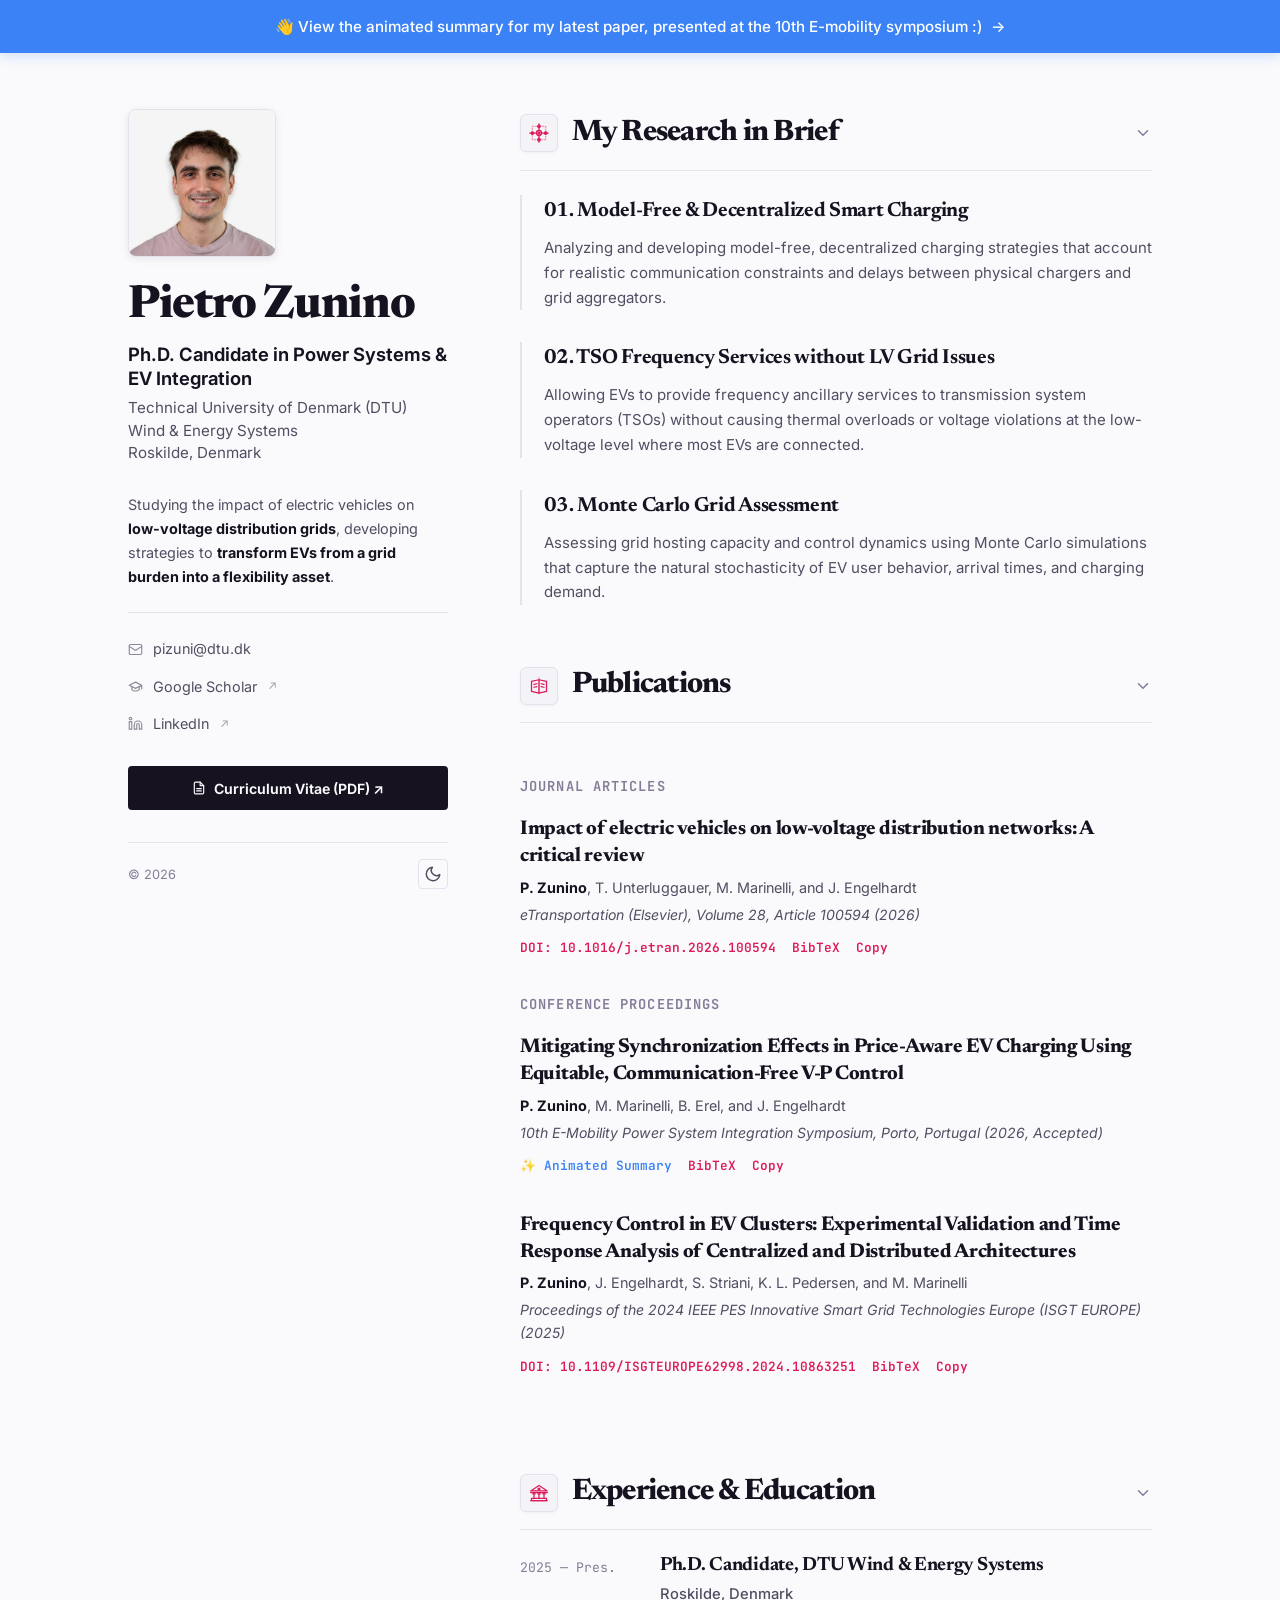
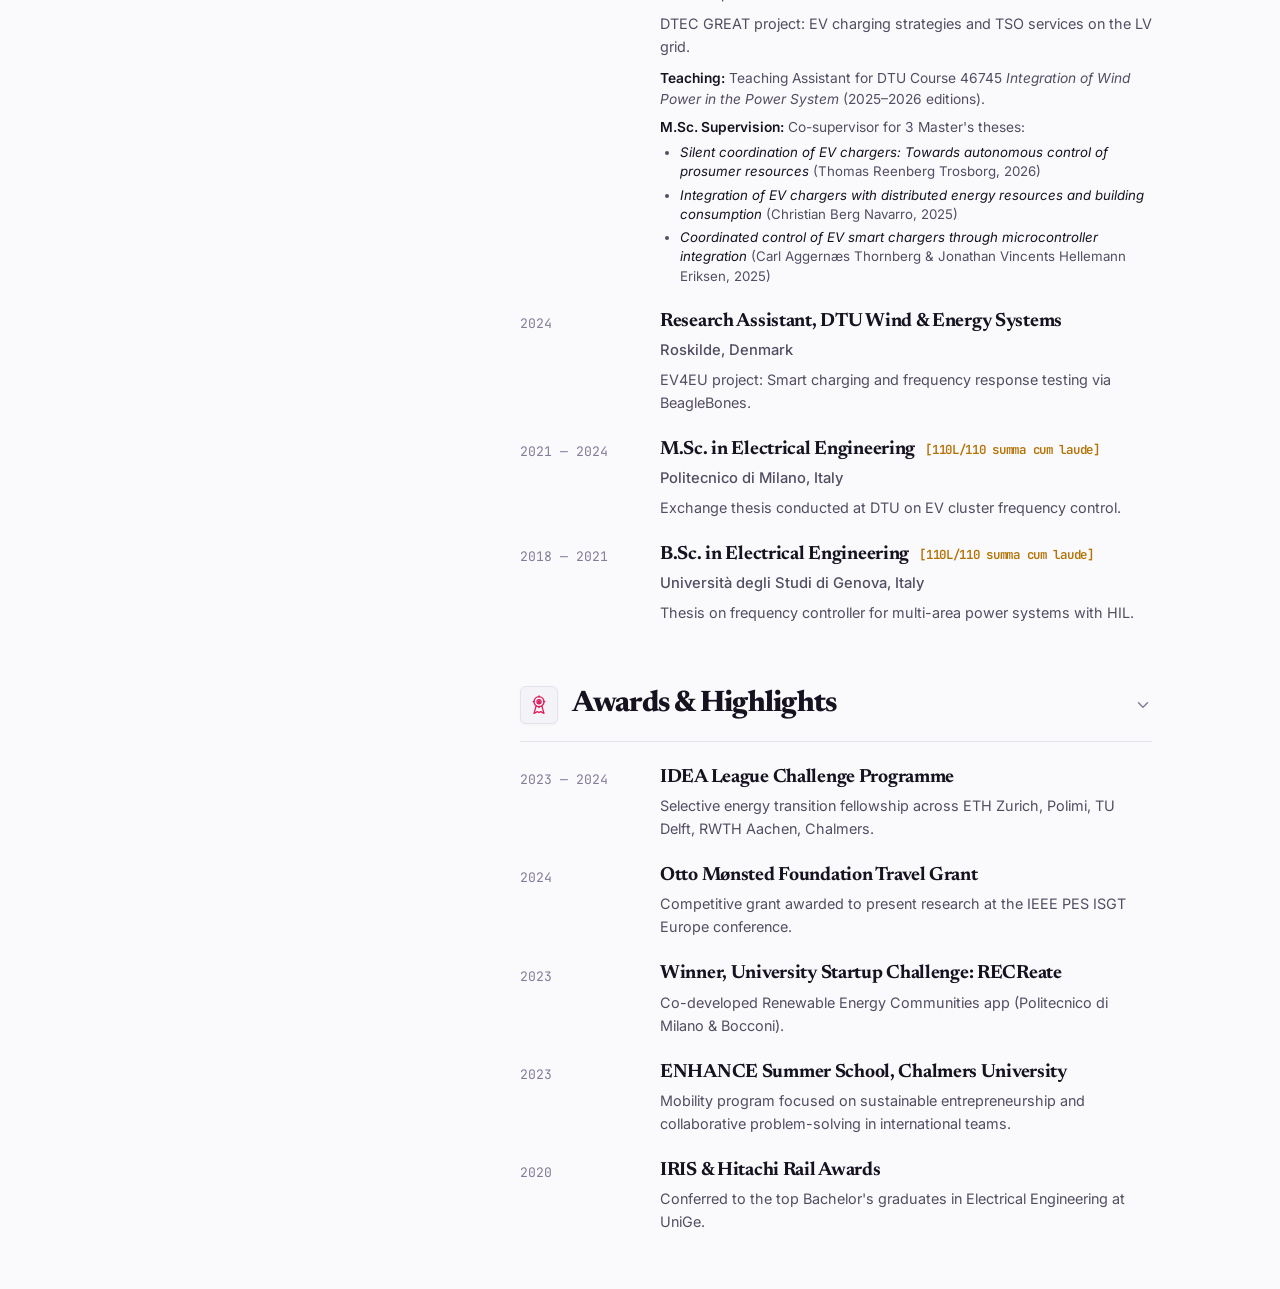
<file: index.html>
<!DOCTYPE html>
<html lang="en" data-theme="light">
<head>
  <meta charset="UTF-8">
  <meta name="viewport" content="width=device-width, initial-scale=1.0">
  <title>Pietro Zunino | Ph.D. Candidate in Power Systems · DTU</title>
  <link rel="stylesheet" href="css/style.css?v=7">
  <link rel="preconnect" href="https://fonts.googleapis.com">
  <link rel="preconnect" href="https://fonts.gstatic.com" crossorigin>
  <link href="https://fonts.googleapis.com/css2?family=Inter:wght@400;500;600;700&family=JetBrains+Mono:wght@400;500;600&family=Newsreader:ital,opsz,wght@0,6..72,400;0,6..72,600;0,6..72,700;1,6..72,400&display=swap" rel="stylesheet">
</head>
<body>
  <style>
    .symposium-banner {
      display: flex;
      justify-content: center;
      align-items: center;
      width: 100%;
      background-color: #3b82f6;
      color: #ffffff;
      text-align: center;
      padding: 14px 20px;
      font-weight: 500;
      font-size: 0.95rem;
      font-family: 'Inter', sans-serif;
      text-decoration: none;
      position: sticky;
      top: 0;
      z-index: 1000;
      box-shadow: 0 4px 12px rgba(59, 130, 246, 0.2);
      transition: background-color 0.2s ease;
    }
    .symposium-banner:hover {
      background-color: #2563eb;
    }
    .symposium-banner .arrow {
      display: inline-block;
      margin-left: 8px;
      transition: transform 0.2s ease;
    }
    .symposium-banner:hover .arrow {
      transform: translateX(4px);
    }
    @media (max-width: 600px) {
      .symposium-banner {
        font-size: 0.85rem;
        padding: 12px 16px;
      }
    }
  </style>
  <a href="publications/vp-control.html" class="symposium-banner">
    <span>👋 View the animated summary for my latest paper, presented at the 10th E-mobility symposium :)</span>
    <span class="arrow">→</span>
  </a>

  <div class="scholar-wrapper">

    <!-- Left Sticky Sidebar -->
    <aside class="scholar-sidebar">
      <div class="profile-photo-wrapper">
        <img src="assets/profile.jpg?v=2" alt="Pietro Zunino" class="profile-photo" onerror="this.onerror=null; this.src='assets/profile-placeholder.svg';">
      </div>
      <h1 class="profile-name">Pietro Zunino</h1>
      <div class="profile-role">Ph.D. Candidate in Power Systems & EV Integration</div>
      <div class="profile-inst">
        Technical University of Denmark (DTU)<br>
        Wind & Energy Systems<br>
        Roskilde, Denmark
      </div>

      <p class="sidebar-bio">
        Studying the impact of electric vehicles on <strong>low-voltage distribution grids</strong>, developing strategies to <strong>transform EVs from a grid burden into a flexibility asset</strong>.
      </p>

      <ul class="sidebar-links">
        <li>
          <a href="mailto:pizuni@dtu.dk">
            <svg class="sidebar-icon" width="15" height="15" viewBox="0 0 24 24" fill="none" stroke="currentColor" stroke-width="1.8" stroke-linecap="round" stroke-linejoin="round" aria-hidden="true"><rect width="20" height="16" x="2" y="4" rx="2"/><path d="m22 7-8.97 5.7a1.94 1.94 0 0 1-2.06 0L2 7"/></svg>
            <span>pizuni@dtu.dk</span>
          </a>
        </li>
        <li>
          <a href="https://scholar.google.com/citations?user=iyDFLC0AAAAJ&hl=en" target="_blank" rel="noopener noreferrer">
            <svg class="sidebar-icon" width="15" height="15" viewBox="0 0 24 24" fill="none" stroke="currentColor" stroke-width="1.8" stroke-linecap="round" stroke-linejoin="round" aria-hidden="true"><path d="M22 10v6M2 10l10-5 10 5-10 5z"/><path d="M6 12v5c3 3 9 3 12 0v-5"/></svg>
            <span>Google Scholar</span>
            <span class="external-arrow">↗</span>
          </a>
        </li>
        <li>
          <a href="https://www.linkedin.com/in/pietro-zunino-9880a3189/" target="_blank" rel="noopener noreferrer">
            <svg class="sidebar-icon" width="15" height="15" viewBox="0 0 24 24" fill="none" stroke="currentColor" stroke-width="1.8" stroke-linecap="round" stroke-linejoin="round" aria-hidden="true"><path d="M16 8a6 6 0 0 1 6 6v7h-4v-7a2 2 0 0 0-2-2 2 2 0 0 0-2 2v7h-4v-7a6 6 0 0 1 6-6z"/><rect width="4" height="12" x="2" y="9"/><circle cx="4" cy="4" r="2"/></svg>
            <span>LinkedIn</span>
            <span class="external-arrow">↗</span>
          </a>
        </li>
      </ul>

      <a href="assets/Pietro_Zunino_CV.pdf" class="btn-cv" target="_blank" rel="noopener noreferrer">
        <svg width="14" height="14" viewBox="0 0 24 24" fill="none" stroke="currentColor" stroke-width="2" stroke-linecap="round" stroke-linejoin="round" aria-hidden="true"><path d="M14 2H6a2 2 0 0 0-2 2v16a2 2 0 0 0 2 2h12a2 2 0 0 0 2-2V8z"/><polyline points="14 2 14 8 20 8"/><line x1="16" y1="13" x2="8" y2="13"/><line x1="16" y1="17" x2="8" y2="17"/></svg>
        <span>Curriculum Vitae (PDF) ↗</span>
      </a>

      <div class="sidebar-footer">
        <span>© <span id="current-year"></span></span>
        <button id="theme-toggle" class="theme-btn" aria-label="Toggle dark mode">
          <svg width="14" height="14" viewBox="0 0 24 24" fill="none" stroke="currentColor" stroke-width="2" stroke-linecap="round" stroke-linejoin="round" aria-hidden="true"><circle cx="12" cy="12" r="5"/><line x1="12" y1="1" x2="12" y2="3"/><line x1="12" y1="21" x2="12" y2="23"/><line x1="4.22" y1="4.22" x2="5.64" y2="5.64"/><line x1="18.36" y1="18.36" x2="19.78" y2="19.78"/><line x1="1" y1="12" x2="3" y2="12"/><line x1="21" y1="12" x2="23" y2="12"/><line x1="4.22" y1="19.78" x2="5.64" y2="18.36"/><line x1="18.36" y1="5.64" x2="19.78" y2="4.22"/></svg>
        </button>
      </div>
    </aside>

    <!-- Right Scrolling Content -->
    <main class="scholar-content">

      <!-- My Research in Brief -->
      <section id="research" class="scholar-section">
        <div class="section-head">
          <h2 class="section-title">
            <span class="section-badge" aria-hidden="true">
              <svg width="20" height="20" viewBox="0 0 24 24" fill="none" stroke="currentColor" stroke-width="1.5" stroke-linecap="round" stroke-linejoin="round">
                <rect x="4" y="4" width="16" height="16" stroke-dasharray="2 2" stroke-opacity="0.4"></rect>
                <line x1="12" y1="1" x2="12" y2="23"></line>
                <line x1="1" y1="12" x2="23" y2="12"></line>
                <circle cx="12" cy="4" r="1.5" fill="currentColor"></circle>
                <circle cx="12" cy="20" r="1.5" fill="currentColor"></circle>
                <circle cx="4" cy="12" r="1.5" fill="currentColor"></circle>
                <circle cx="20" cy="12" r="1.5" fill="currentColor"></circle>
                <circle cx="12" cy="12" r="3" fill="var(--bg-sidebar)" stroke="currentColor" stroke-width="1.6"></circle>
                <circle cx="12" cy="12" r="1.2" fill="currentColor"></circle>
              </svg>
            </span>
            <span>My Research in Brief</span>
          </h2>
          <svg class="section-chevron" width="18" height="18" viewBox="0 0 24 24" fill="none" stroke="currentColor" stroke-width="2" stroke-linecap="round" stroke-linejoin="round" aria-hidden="true">
            <polyline points="6 9 12 15 18 9"></polyline>
          </svg>
        </div>
        <div class="section-body" id="body-research">
          <div class="section-body-inner">
            <div class="pillars-stacked">
              
              <div class="pillar-item">
                <h3>01. Model-Free &amp; Decentralized Smart Charging</h3>
                <p>
                  Analyzing and developing model-free, decentralized charging strategies that account for realistic communication constraints and delays between physical chargers and grid aggregators.
                </p>
              </div>

              <div class="pillar-item">
                <h3>02. TSO Frequency Services without LV Grid Issues</h3>
                <p>
                  Allowing EVs to provide frequency ancillary services to transmission system operators (TSOs) without causing thermal overloads or voltage violations at the low-voltage level where most EVs are connected.
                </p>
              </div>

              <div class="pillar-item">
                <h3>03. Monte Carlo Grid Assessment</h3>
                <p>
                  Assessing grid hosting capacity and control dynamics using Monte Carlo simulations that capture the natural stochasticity of EV user behavior, arrival times, and charging demand.
                </p>
              </div>

            </div>
          </div>
        </div>
      </section>

      <!-- Publications -->
      <section id="publications" class="scholar-section">
        <div class="section-head">
          <h2 class="section-title">
            <span class="section-badge" aria-hidden="true">
              <svg width="20" height="20" viewBox="0 0 24 24" fill="none" stroke="currentColor" stroke-width="1.5" stroke-linecap="round" stroke-linejoin="round">
                <line x1="12" y1="2" x2="12" y2="22" stroke-dasharray="2 2" stroke-opacity="0.4"></line>
                <path d="M12 4.5L3 6.5v12l9 2 9-2v-12l-9-2z"></path>
                <line x1="12" y1="4.5" x2="12" y2="20.5"></line>
                <line x1="6" y1="10" x2="9.5" y2="9.3"></line>
                <line x1="6" y1="13.5" x2="9.5" y2="12.8"></line>
                <line x1="14.5" y1="9.3" x2="18" y2="10"></line>
                <line x1="14.5" y1="12.8" x2="18" y2="13.5"></line>
              </svg>
            </span>
            <span>Publications</span>
          </h2>
          <svg class="section-chevron" width="18" height="18" viewBox="0 0 24 24" fill="none" stroke="currentColor" stroke-width="2" stroke-linecap="round" stroke-linejoin="round" aria-hidden="true">
            <polyline points="6 9 12 15 18 9"></polyline>
          </svg>
        </div>

        <div class="section-body" id="body-publications">
          <div class="section-body-inner">
            <div class="pub-group-title">Journal Articles</div>
            <article class="pub-item" id="pub-review">
              <h3 class="pub-title">Impact of electric vehicles on low-voltage distribution networks: A critical review</h3>
              <div class="pub-authors"><strong>P. Zunino</strong>, T. Unterluggauer, M. Marinelli, and J. Engelhardt</div>
              <div class="pub-venue">eTransportation (Elsevier), Volume 28, Article 100594 (2026)</div>
              <div class="pub-actions">
                <a href="https://doi.org/10.1016/j.etran.2026.100594" target="_blank" rel="noopener" class="pub-action-link">DOI: 10.1016/j.etran.2026.100594</a>
                <button class="pub-action-link" data-toggle-bibtex="bib-1">BibTeX</button>
                <button class="pub-action-link" data-copy-bibtex="bib-1">Copy</button>
              </div>
              <div id="bib-1" class="bibtex-box">@article{zunino2026impact,
  title={Impact of electric vehicles on low-voltage distribution networks: A critical review},
  author={Zunino, Pietro and Unterluggauer, Tim and Marinelli, Mattia and Engelhardt, Jan},
  journal={eTransportation},
  volume={28},
  pages={100594},
  year={2026},
  publisher={Elsevier},
  doi={10.1016/j.etran.2026.100594}
}</div>
            </article>

            <div class="pub-group-title">Conference Proceedings</div>
            <article class="pub-item" id="pub-vp">
              <h3 class="pub-title">Mitigating Synchronization Effects in Price-Aware EV Charging Using Equitable, Communication-Free V-P Control</h3>
              <div class="pub-authors"><strong>P. Zunino</strong>, M. Marinelli, B. Erel, and J. Engelhardt</div>
              <div class="pub-venue">10th E-Mobility Power System Integration Symposium, Porto, Portugal (2026, Accepted)</div>
              <div class="pub-actions">
                <a href="publications/vp-control.html" class="pub-action-link" style="color: #3b82f6; border-color: #3b82f6; font-weight: 600;">✨ Animated Summary</a>
                <button class="pub-action-link" data-toggle-bibtex="bib-2">BibTeX</button>
                <button class="pub-action-link" data-copy-bibtex="bib-2">Copy</button>
              </div>
              <div id="bib-2" class="bibtex-box">@inproceedings{zunino2026mitigating,
  title={Mitigating Synchronization Effects in Price-Aware EV Charging Using Equitable, Communication-Free V-P Control},
  author={Zunino, Pietro and Marinelli, Mattia and Erel, Beste and Engelhardt, Jan},
  booktitle={10th E-Mobility Power System Integration Symposium},
  address={Porto, Portugal},
  year={2026},
  note={Accepted, to be presented}
}</div>
            </article>

            <article class="pub-item" id="pub-freq">
              <h3 class="pub-title">Frequency Control in EV Clusters: Experimental Validation and Time Response Analysis of Centralized and Distributed Architectures</h3>
              <div class="pub-authors"><strong>P. Zunino</strong>, J. Engelhardt, S. Striani, K. L. Pedersen, and M. Marinelli</div>
              <div class="pub-venue">Proceedings of the 2024 IEEE PES Innovative Smart Grid Technologies Europe (ISGT EUROPE) (2025)</div>
              <div class="pub-actions">
                <a href="https://doi.org/10.1109/ISGTEUROPE62998.2024.10863251" target="_blank" rel="noopener" class="pub-action-link">DOI: 10.1109/ISGTEUROPE62998.2024.10863251</a>
                <button class="pub-action-link" data-toggle-bibtex="bib-3">BibTeX</button>
                <button class="pub-action-link" data-copy-bibtex="bib-3">Copy</button>
              </div>
              <div id="bib-3" class="bibtex-box">@inproceedings{zunino2025frequency,
  title={Frequency Control in EV Clusters: Experimental Validation and Time Response Analysis of Centralized and Distributed Architectures},
  author={Zunino, Pietro and Engelhardt, Jan and Striani, Simone and Pedersen, Kristoffer Laust and Marinelli, Mattia},
  booktitle={Proceedings of 2024 IEEE PES Innovative Smart Grid Technologies Europe (ISGT EUROPE)},
  year={2025},
  publisher={IEEE},
  doi={10.1109/ISGTEUROPE62998.2024.10863251}
}</div>
            </article>
          </div>
        </div>
      </section>

      <!-- Experience & Education -->
      <section id="experience" class="scholar-section">
        <div class="section-head">
          <h2 class="section-title">
            <span class="section-badge" aria-hidden="true">
              <svg width="20" height="20" viewBox="0 0 24 24" fill="none" stroke="currentColor" stroke-width="1.5" stroke-linecap="round" stroke-linejoin="round">
                <line x1="2" y1="21" x2="22" y2="21"></line>
                <rect x="3" y="18.5" width="18" height="2.5"></rect>
                <path d="M2 9.5L12 3l10 6.5H2z"></path>
                <line x1="2" y1="11.5" x2="22" y2="11.5"></line>
                <circle cx="12" cy="7.2" r="1.2" fill="currentColor"></circle>
                <line x1="6" y1="11.5" x2="6" y2="18.5"></line>
                <line x1="12" y1="11.5" x2="12" y2="18.5"></line>
                <line x1="18" y1="11.5" x2="18" y2="18.5"></line>
                <line x1="4.5" y1="13" x2="7.5" y2="13"></line>
                <line x1="10.5" y1="13" x2="13.5" y2="13"></line>
                <line x1="16.5" y1="13" x2="19.5" y2="13"></line>
              </svg>
            </span>
            <span>Experience &amp; Education</span>
          </h2>
          <svg class="section-chevron" width="18" height="18" viewBox="0 0 24 24" fill="none" stroke="currentColor" stroke-width="2" stroke-linecap="round" stroke-linejoin="round" aria-hidden="true">
            <polyline points="6 9 12 15 18 9"></polyline>
          </svg>
        </div>
        <div class="section-body" id="body-experience">
          <div class="section-body-inner">
            <div class="timeline-list">
              <div class="timeline-row">
                <div class="timeline-date">2025 — Pres.</div>
                <div>
                  <div class="timeline-title">Ph.D. Candidate, DTU Wind & Energy Systems</div>
                  <div class="timeline-sub">Roskilde, Denmark</div>
                  <div class="timeline-desc">DTEC GREAT project: EV charging strategies and TSO services on the LV grid.</div>
                  <div class="timeline-details">
                    <div class="timeline-detail-item">
                      <strong>Teaching:</strong> Teaching Assistant for DTU Course 46745 <em>Integration of Wind Power in the Power System</em> (2025–2026 editions).
                    </div>
                    <div class="timeline-detail-item">
                      <strong>M.Sc. Supervision:</strong> Co-supervisor for 3 Master's theses:
                      <ul class="timeline-sublist">
                        <li><em>Silent coordination of EV chargers: Towards autonomous control of prosumer resources</em> (Thomas Reenberg Trosborg, 2026)</li>
                        <li><em>Integration of EV chargers with distributed energy resources and building consumption</em> (Christian Berg Navarro, 2025)</li>
                        <li><em>Coordinated control of EV smart chargers through microcontroller integration</em> (Carl Aggernæs Thornberg &amp; Jonathan Vincents Hellemann Eriksen, 2025)</li>
                      </ul>
                    </div>
                  </div>
                </div>
              </div>
              <div class="timeline-row">
                <div class="timeline-date">2024</div>
                <div>
                  <div class="timeline-title">Research Assistant, DTU Wind & Energy Systems</div>
                  <div class="timeline-sub">Roskilde, Denmark</div>
                  <div class="timeline-desc">EV4EU project: Smart charging and frequency response testing via BeagleBones.</div>
                </div>
              </div>
              <div class="timeline-row">
                <div class="timeline-date">2021 — 2024</div>
                <div>
                  <div class="timeline-title">M.Sc. in Electrical Engineering <span class="timeline-honor">[110L/110 summa cum laude]</span></div>
                  <div class="timeline-sub">Politecnico di Milano, Italy</div>
                  <div class="timeline-desc">Exchange thesis conducted at DTU on EV cluster frequency control.</div>
                </div>
              </div>
              <div class="timeline-row">
                <div class="timeline-date">2018 — 2021</div>
                <div>
                  <div class="timeline-title">B.Sc. in Electrical Engineering <span class="timeline-honor">[110L/110 summa cum laude]</span></div>
                  <div class="timeline-sub">Università degli Studi di Genova, Italy</div>
                  <div class="timeline-desc">Thesis on frequency controller for multi-area power systems with HIL.</div>
                </div>
              </div>
            </div>
          </div>
        </div>
      </section>

      <!-- Awards & Highlights -->
      <section id="awards" class="scholar-section">
        <div class="section-head">
          <h2 class="section-title">
            <span class="section-badge" aria-hidden="true">
              <svg width="20" height="20" viewBox="0 0 24 24" fill="none" stroke="currentColor" stroke-width="1.5" stroke-linecap="round" stroke-linejoin="round">
                <circle cx="12" cy="8" r="6"></circle>
                <line x1="12" y1="1" x2="12" y2="2.5"></line>
                <line x1="12" y1="13.5" x2="12" y2="15"></line>
                <line x1="5" y1="8" x2="6.5" y2="8"></line>
                <line x1="17.5" y1="8" x2="19" y2="8"></line>
                <circle cx="12" cy="8" r="2.5"></circle>
                <circle cx="12" cy="8" r="1" fill="currentColor"></circle>
                <path d="M8.5 13.5L6 22l4-2 2 1"></path>
                <path d="M15.5 13.5L18 22l-4-2-2 1"></path>
              </svg>
            </span>
            <span>Awards &amp; Highlights</span>
          </h2>
          <svg class="section-chevron" width="18" height="18" viewBox="0 0 24 24" fill="none" stroke="currentColor" stroke-width="2" stroke-linecap="round" stroke-linejoin="round" aria-hidden="true">
            <polyline points="6 9 12 15 18 9"></polyline>
          </svg>
        </div>
        <div class="section-body" id="body-awards">
          <div class="section-body-inner">
            <div class="timeline-list">
              <div class="timeline-row">
                <div class="timeline-date">2023 — 2024</div>
                <div>
                  <div class="timeline-title">IDEA League Challenge Programme</div>
                  <div class="timeline-desc">Selective energy transition fellowship across ETH Zurich, Polimi, TU Delft, RWTH Aachen, Chalmers.</div>
                </div>
              </div>
              <div class="timeline-row">
                <div class="timeline-date">2024</div>
                <div>
                  <div class="timeline-title">Otto Mønsted Foundation Travel Grant</div>
                  <div class="timeline-desc">Competitive grant awarded to present research at the IEEE PES ISGT Europe conference.</div>
                </div>
              </div>
              <div class="timeline-row">
                <div class="timeline-date">2023</div>
                <div>
                  <div class="timeline-title">Winner, University Startup Challenge: RECReate</div>
                  <div class="timeline-desc">Co-developed Renewable Energy Communities app (Politecnico di Milano &amp; Bocconi).</div>
                </div>
              </div>
              <div class="timeline-row">
                <div class="timeline-date">2023</div>
                <div>
                  <div class="timeline-title">ENHANCE Summer School, Chalmers University</div>
                  <div class="timeline-desc">Mobility program focused on sustainable entrepreneurship and collaborative problem-solving in international teams.</div>
                </div>
              </div>
              <div class="timeline-row">
                <div class="timeline-date">2020</div>
                <div>
                  <div class="timeline-title">IRIS &amp; Hitachi Rail Awards</div>
                  <div class="timeline-desc">Conferred to the top Bachelor's graduates in Electrical Engineering at UniGe.</div>
                </div>
              </div>
            </div>
          </div>
        </div>
      </section>

    </main>
  </div>

  <script src="js/main.js?v=4"></script>
</body>
</html>
</file>
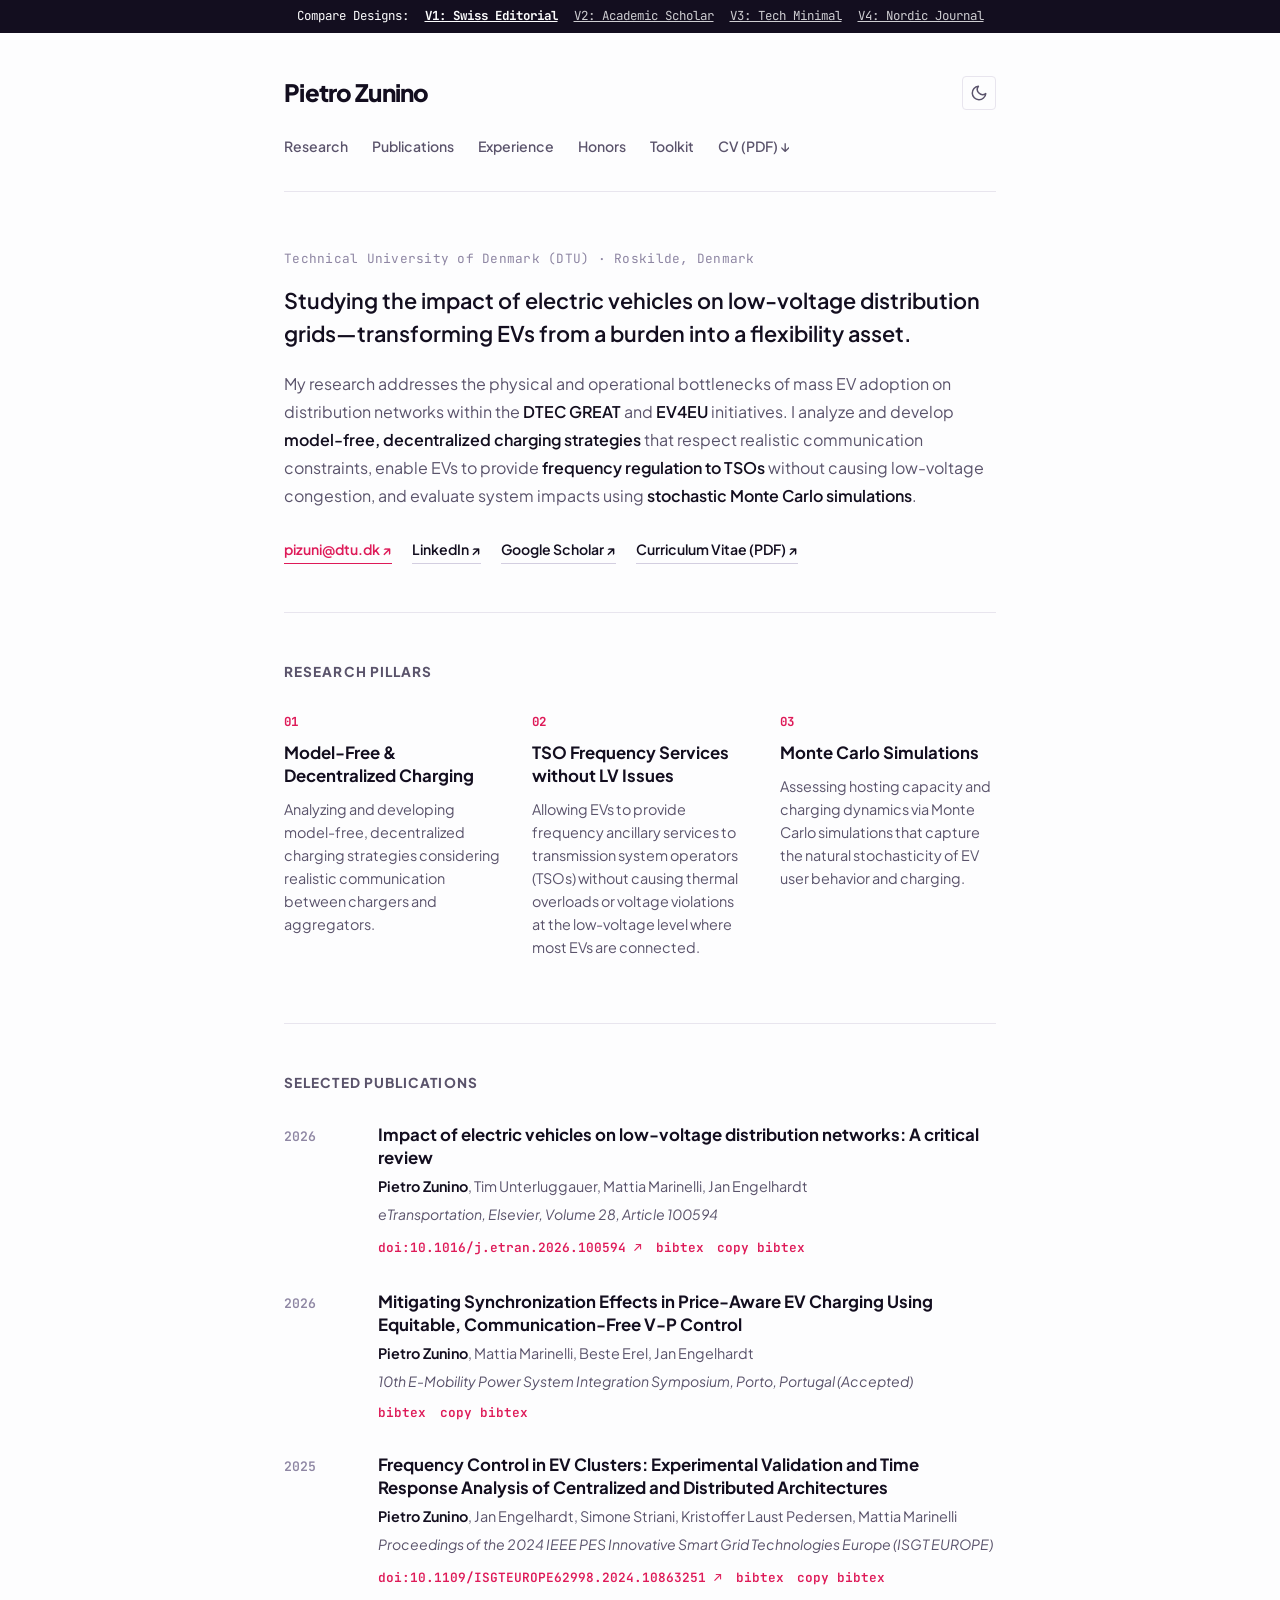
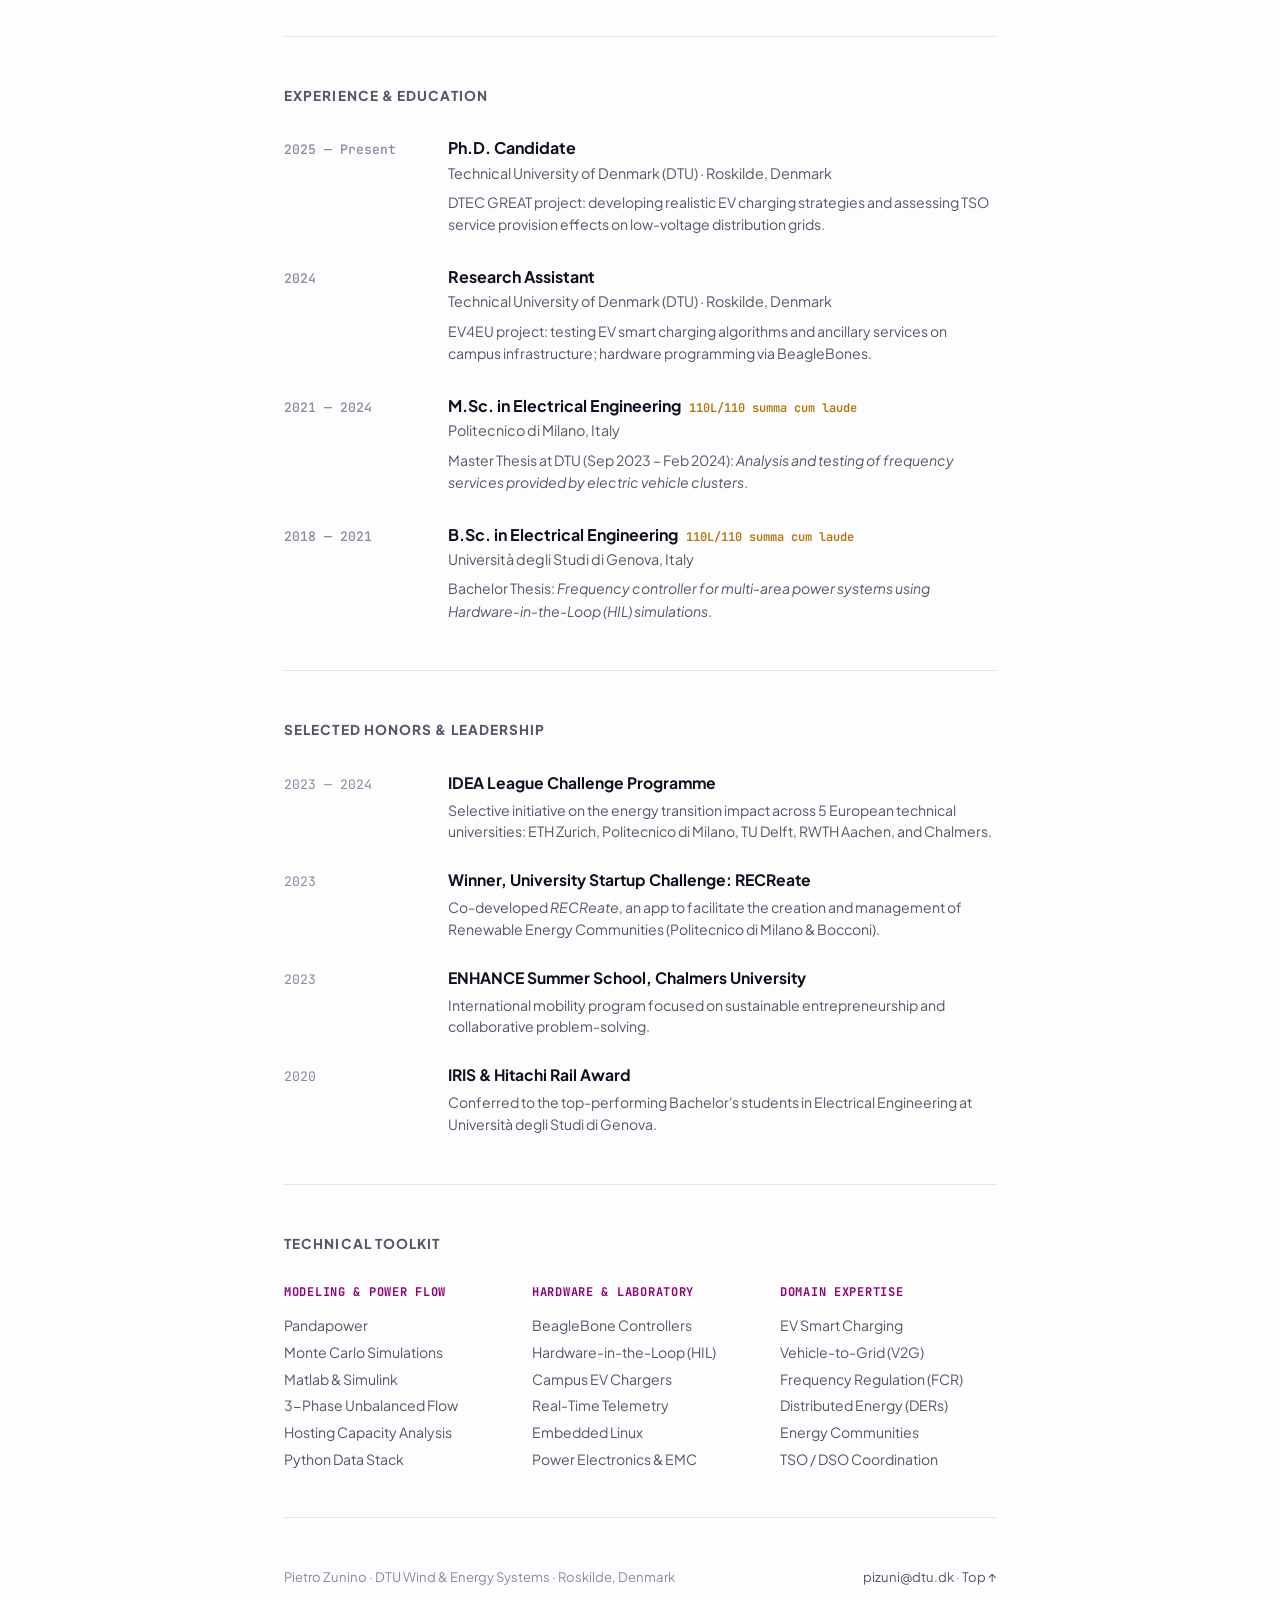
<file: v1/index.html>
<!DOCTYPE html>
<html lang="en">
<head>
  <meta charset="UTF-8">
  <meta name="viewport" content="width=device-width, initial-scale=1.0">
  <title>Pietro Zunino — Ph.D. Candidate in EV Grid Integration · DTU</title>
  
  <meta name="description" content="Pietro Zunino is a Ph.D. Fellow at the Technical University of Denmark (DTU) researching low-voltage grid hosting capacity, decentralized smart charging, and ancillary services.">
  <meta name="author" content="Pietro Zunino">

  <link rel="stylesheet" href="css/style.css">
  
  <!-- Typography -->
  <link rel="preconnect" href="https://fonts.googleapis.com">
  <link rel="preconnect" href="https://fonts.gstatic.com" crossorigin>
  <link href="https://fonts.googleapis.com/css2?family=JetBrains+Mono:wght@400;500;600&family=Plus+Jakarta+Sans:wght@400;500;600;700;800&display=swap" rel="stylesheet">
</head>
<body>

  <!-- Floating Version Switcher Bar -->
  <div class="version-banner">
    <span>Compare Designs:</span>
    <a href="/v1/" class="active">V1: Swiss Editorial</a>
    <a href="/v2/">V2: Academic Scholar</a>
    <a href="/v3/">V3: Tech Minimal</a>
    <a href="/v4/">V4: Nordic Journal</a>
  </div>

  <a href="#content" class="skip-link">Skip to content</a>

  <div class="container">

    <!-- Minimal Header -->
    <header class="site-header">
      <div class="header-top-row">
        <a href="#" class="header-name">Pietro Zunino</a>
        <button id="theme-toggle" class="theme-btn" aria-label="Toggle theme">
          <svg width="16" height="16" viewBox="0 0 24 24" fill="none" stroke="currentColor" stroke-width="2" stroke-linecap="round" stroke-linejoin="round" aria-hidden="true"><path d="M21 12.79A9 9 0 1 1 11.21 3 7 7 0 0 0 21 12.79z"></path></svg>
        </button>
      </div>
      <nav aria-label="Sections">
        <ul class="nav-links">
          <li><a href="#research">Research</a></li>
          <li><a href="#publications">Publications</a></li>
          <li><a href="#experience">Experience</a></li>
          <li><a href="#awards">Honors</a></li>
          <li><a href="#toolkit">Toolkit</a></li>
          <li><a href="assets/Pietro_Zunino_CV.pdf" download>CV (PDF) ↓</a></li>
        </ul>
      </nav>
    </header>

    <main id="content">

      <!-- Hero Narrative -->
      <section class="hero">
        <div class="hero-meta">Technical University of Denmark (DTU) · Roskilde, Denmark</div>
        <h1 class="hero-headline">
          Studying the impact of electric vehicles on low-voltage distribution grids—transforming EVs from a burden into a flexibility asset.
        </h1>
        <p class="hero-bio">
          My research addresses the physical and operational bottlenecks of mass EV adoption on distribution networks within the <strong>DTEC GREAT</strong> and <strong>EV4EU</strong> initiatives. 
          I analyze and develop <strong>model-free, decentralized charging strategies</strong> that respect realistic communication constraints, enable EVs to provide <strong>frequency regulation to TSOs</strong> without causing low-voltage congestion, and evaluate system impacts using <strong>stochastic Monte Carlo simulations</strong>.
        </p>
        <div class="hero-actions">
          <a href="mailto:pizuni@dtu.dk" class="action-link action-link-primary">pizuni@dtu.dk ↗</a>
          <a href="https://www.linkedin.com/in/pietro-zunino-9880a3189/" target="_blank" rel="noopener noreferrer" class="action-link">LinkedIn ↗</a>
          <a href="https://scholar.google.com/citations?user=iyDFLC0AAAAJ&hl=en" target="_blank" rel="noopener noreferrer" class="action-link">Google Scholar ↗</a>
          <a href="/assets/Pietro_Zunino_CV.pdf" target="_blank" rel="noopener noreferrer" class="action-link">Curriculum Vitae (PDF) ↗</a>
        </div>
      </section>

      <!-- Research Pillars (3 Clean Editorial Columns) -->
      <section id="research" class="section">
        <h2 class="section-title">Research Pillars</h2>
        <div class="pillars-grid">
          
          <div class="pillar-col">
            <div class="pillar-num">01</div>
            <h3 class="pillar-heading">Model-Free & Decentralized Charging</h3>
            <p class="pillar-text">
              Analyzing and developing model-free, decentralized charging strategies considering realistic communication between chargers and aggregators.
            </p>
          </div>

          <div class="pillar-col">
            <div class="pillar-num">02</div>
            <h3 class="pillar-heading">TSO Frequency Services without LV Issues</h3>
            <p class="pillar-text">
              Allowing EVs to provide frequency ancillary services to transmission system operators (TSOs) without causing thermal overloads or voltage violations at the low-voltage level where most EVs are connected.
            </p>
          </div>

          <div class="pillar-col">
            <div class="pillar-num">03</div>
            <h3 class="pillar-heading">Monte Carlo Simulations</h3>
            <p class="pillar-text">
              Assessing hosting capacity and charging dynamics via Monte Carlo simulations that capture the natural stochasticity of EV user behavior and charging.
            </p>
          </div>

        </div>
      </section>

      <!-- Publications -->
      <section id="publications" class="section">
        <h2 class="section-title">Selected Publications</h2>
        <div class="pub-list">

          <!-- Paper 1 -->
          <article class="pub-item" id="pub-review">
            <div class="pub-year">2026</div>
            <div>
              <h3 class="pub-title">Impact of electric vehicles on low-voltage distribution networks: A critical review</h3>
              <div class="pub-authors"><strong>Pietro Zunino</strong>, Tim Unterluggauer, Mattia Marinelli, Jan Engelhardt</div>
              <div class="pub-venue">eTransportation, Elsevier, Volume 28, Article 100594</div>
              <div class="pub-links">
                <a href="https://doi.org/10.1016/j.etran.2026.100594" target="_blank" rel="noopener noreferrer" class="pub-link-text">doi:10.1016/j.etran.2026.100594 ↗</a>
                <button class="pub-link-text" data-toggle-bibtex="bib-1">bibtex</button>
                <button class="pub-link-text" data-copy-bibtex="bib-1">copy bibtex</button>
              </div>
              <div id="bib-1" class="bibtex-panel">@article{zunino2026impact,
  title={Impact of electric vehicles on low-voltage distribution networks: A critical review},
  author={Zunino, Pietro and Unterluggauer, Tim and Marinelli, Mattia and Engelhardt, Jan},
  journal={eTransportation},
  volume={28},
  pages={100594},
  year={2026},
  publisher={Elsevier},
  doi={10.1016/j.etran.2026.100594}
}</div>
            </div>
          </article>

          <!-- Paper 2 -->
          <article class="pub-item" id="pub-vp">
            <div class="pub-year">2026</div>
            <div>
              <h3 class="pub-title">Mitigating Synchronization Effects in Price-Aware EV Charging Using Equitable, Communication-Free V-P Control</h3>
              <div class="pub-authors"><strong>Pietro Zunino</strong>, Mattia Marinelli, Beste Erel, Jan Engelhardt</div>
              <div class="pub-venue">10th E-Mobility Power System Integration Symposium, Porto, Portugal (Accepted)</div>
              <div class="pub-links">
                <button class="pub-link-text" data-toggle-bibtex="bib-2">bibtex</button>
                <button class="pub-link-text" data-copy-bibtex="bib-2">copy bibtex</button>
              </div>
              <div id="bib-2" class="bibtex-panel">@inproceedings{zunino2026mitigating,
  title={Mitigating Synchronization Effects in Price-Aware EV Charging Using Equitable, Communication-Free V-P Control},
  author={Zunino, Pietro and Marinelli, Mattia and Erel, Beste and Engelhardt, Jan},
  booktitle={10th E-Mobility Power System Integration Symposium},
  address={Porto, Portugal},
  year={2026},
  note={Accepted, to be presented}
}</div>
            </div>
          </article>

          <!-- Paper 3 -->
          <article class="pub-item" id="pub-freq">
            <div class="pub-year">2025</div>
            <div>
              <h3 class="pub-title">Frequency Control in EV Clusters: Experimental Validation and Time Response Analysis of Centralized and Distributed Architectures</h3>
              <div class="pub-authors"><strong>Pietro Zunino</strong>, Jan Engelhardt, Simone Striani, Kristoffer Laust Pedersen, Mattia Marinelli</div>
              <div class="pub-venue">Proceedings of the 2024 IEEE PES Innovative Smart Grid Technologies Europe (ISGT EUROPE)</div>
              <div class="pub-links">
                <a href="https://doi.org/10.1109/ISGTEUROPE62998.2024.10863251" target="_blank" rel="noopener noreferrer" class="pub-link-text">doi:10.1109/ISGTEUROPE62998.2024.10863251 ↗</a>
                <button class="pub-link-text" data-toggle-bibtex="bib-3">bibtex</button>
                <button class="pub-link-text" data-copy-bibtex="bib-3">copy bibtex</button>
              </div>
              <div id="bib-3" class="bibtex-panel">@inproceedings{zunino2025frequency,
  title={Frequency Control in EV Clusters: Experimental Validation and Time Response Analysis of Centralized and Distributed Architectures},
  author={Zunino, Pietro and Engelhardt, Jan and Striani, Simone and Pedersen, Kristoffer Laust and Marinelli, Mattia},
  booktitle={Proceedings of 2024 IEEE PES Innovative Smart Grid Technologies Europe (ISGT EUROPE)},
  year={2025},
  publisher={IEEE},
  doi={10.1109/ISGTEUROPE62998.2024.10863251}
}</div>
            </div>
          </article>

        </div>
      </section>

      <!-- Experience & Education -->
      <section id="experience" class="section">
        <h2 class="section-title">Experience & Education</h2>
        <div class="entries-list">

          <div class="entry-row">
            <div class="entry-period">2025 — Present</div>
            <div>
              <div class="entry-role">Ph.D. Candidate</div>
              <div class="entry-institution">Technical University of Denmark (DTU) · Roskilde, Denmark</div>
              <p class="entry-desc">
                DTEC GREAT project: developing realistic EV charging strategies and assessing TSO service provision effects on low-voltage distribution grids.
              </p>
            </div>
          </div>

          <div class="entry-row">
            <div class="entry-period">2024</div>
            <div>
              <div class="entry-role">Research Assistant</div>
              <div class="entry-institution">Technical University of Denmark (DTU) · Roskilde, Denmark</div>
              <p class="entry-desc">
                EV4EU project: testing EV smart charging algorithms and ancillary services on campus infrastructure; hardware programming via BeagleBones.
              </p>
            </div>
          </div>

          <div class="entry-row">
            <div class="entry-period">2021 — 2024</div>
            <div>
              <div class="entry-role">
                M.Sc. in Electrical Engineering
                <span class="entry-honor">110L/110 summa cum laude</span>
              </div>
              <div class="entry-institution">Politecnico di Milano, Italy</div>
              <p class="entry-desc">
                Master Thesis at DTU (Sep 2023 – Feb 2024): <em>Analysis and testing of frequency services provided by electric vehicle clusters</em>.
              </p>
            </div>
          </div>

          <div class="entry-row">
            <div class="entry-period">2018 — 2021</div>
            <div>
              <div class="entry-role">
                B.Sc. in Electrical Engineering
                <span class="entry-honor">110L/110 summa cum laude</span>
              </div>
              <div class="entry-institution">Università degli Studi di Genova, Italy</div>
              <p class="entry-desc">
                Bachelor Thesis: <em>Frequency controller for multi-area power systems using Hardware-in-the-Loop (HIL) simulations</em>.
              </p>
            </div>
          </div>

        </div>
      </section>

      <!-- Honors & Activities -->
      <section id="awards" class="section">
        <h2 class="section-title">Selected Honors & Leadership</h2>
        <div class="awards-list">

          <div class="award-item">
            <div class="award-year">2023 — 2024</div>
            <div>
              <div class="award-heading">IDEA League Challenge Programme</div>
              <p class="award-detail">
                Selective initiative on the energy transition impact across 5 European technical universities: ETH Zurich, Politecnico di Milano, TU Delft, RWTH Aachen, and Chalmers.
              </p>
            </div>
          </div>

          <div class="award-item">
            <div class="award-year">2023</div>
            <div>
              <div class="award-heading">Winner, University Startup Challenge: RECReate</div>
              <p class="award-detail">
                Co-developed <em>RECReate</em>, an app to facilitate the creation and management of Renewable Energy Communities (Politecnico di Milano & Bocconi).
              </p>
            </div>
          </div>

          <div class="award-item">
            <div class="award-year">2023</div>
            <div>
              <div class="award-heading">ENHANCE Summer School, Chalmers University</div>
              <p class="award-detail">
                International mobility program focused on sustainable entrepreneurship and collaborative problem-solving.
              </p>
            </div>
          </div>

          <div class="award-item">
            <div class="award-year">2020</div>
            <div>
              <div class="award-heading">IRIS & Hitachi Rail Award</div>
              <p class="award-detail">
                Conferred to the top-performing Bachelor's students in Electrical Engineering at Università degli Studi di Genova.
              </p>
            </div>
          </div>

        </div>
      </section>

      <!-- Technical Toolkit -->
      <section id="toolkit" class="section">
        <h2 class="section-title">Technical Toolkit</h2>
        <div class="toolkit-grid">

          <div>
            <div class="toolkit-group-title">Modeling & Power Flow</div>
            <ul class="toolkit-list">
              <li>Pandapower</li>
              <li>Monte Carlo Simulations</li>
              <li>Matlab & Simulink</li>
              <li>3-Phase Unbalanced Flow</li>
              <li>Hosting Capacity Analysis</li>
              <li>Python Data Stack</li>
            </ul>
          </div>

          <div>
            <div class="toolkit-group-title">Hardware & Laboratory</div>
            <ul class="toolkit-list">
              <li>BeagleBone Controllers</li>
              <li>Hardware-in-the-Loop (HIL)</li>
              <li>Campus EV Chargers</li>
              <li>Real-Time Telemetry</li>
              <li>Embedded Linux</li>
              <li>Power Electronics & EMC</li>
            </ul>
          </div>

          <div>
            <div class="toolkit-group-title">Domain Expertise</div>
            <ul class="toolkit-list">
              <li>EV Smart Charging</li>
              <li>Vehicle-to-Grid (V2G)</li>
              <li>Frequency Regulation (FCR)</li>
              <li>Distributed Energy (DERs)</li>
              <li>Energy Communities</li>
              <li>TSO / DSO Coordination</li>
            </ul>
          </div>

        </div>
      </section>

    </main>

    <!-- Footer -->
    <footer class="site-footer">
      <div class="footer-row">
        <div>Pietro Zunino · DTU Wind & Energy Systems · Roskilde, Denmark</div>
        <div>
          <a href="mailto:pizuni@dtu.dk">pizuni@dtu.dk</a> · 
          <a href="#content">Top ↑</a>
        </div>
      </div>
    </footer>

  </div>

  <script src="js/main.js"></script>
</body>
</html>
</file>
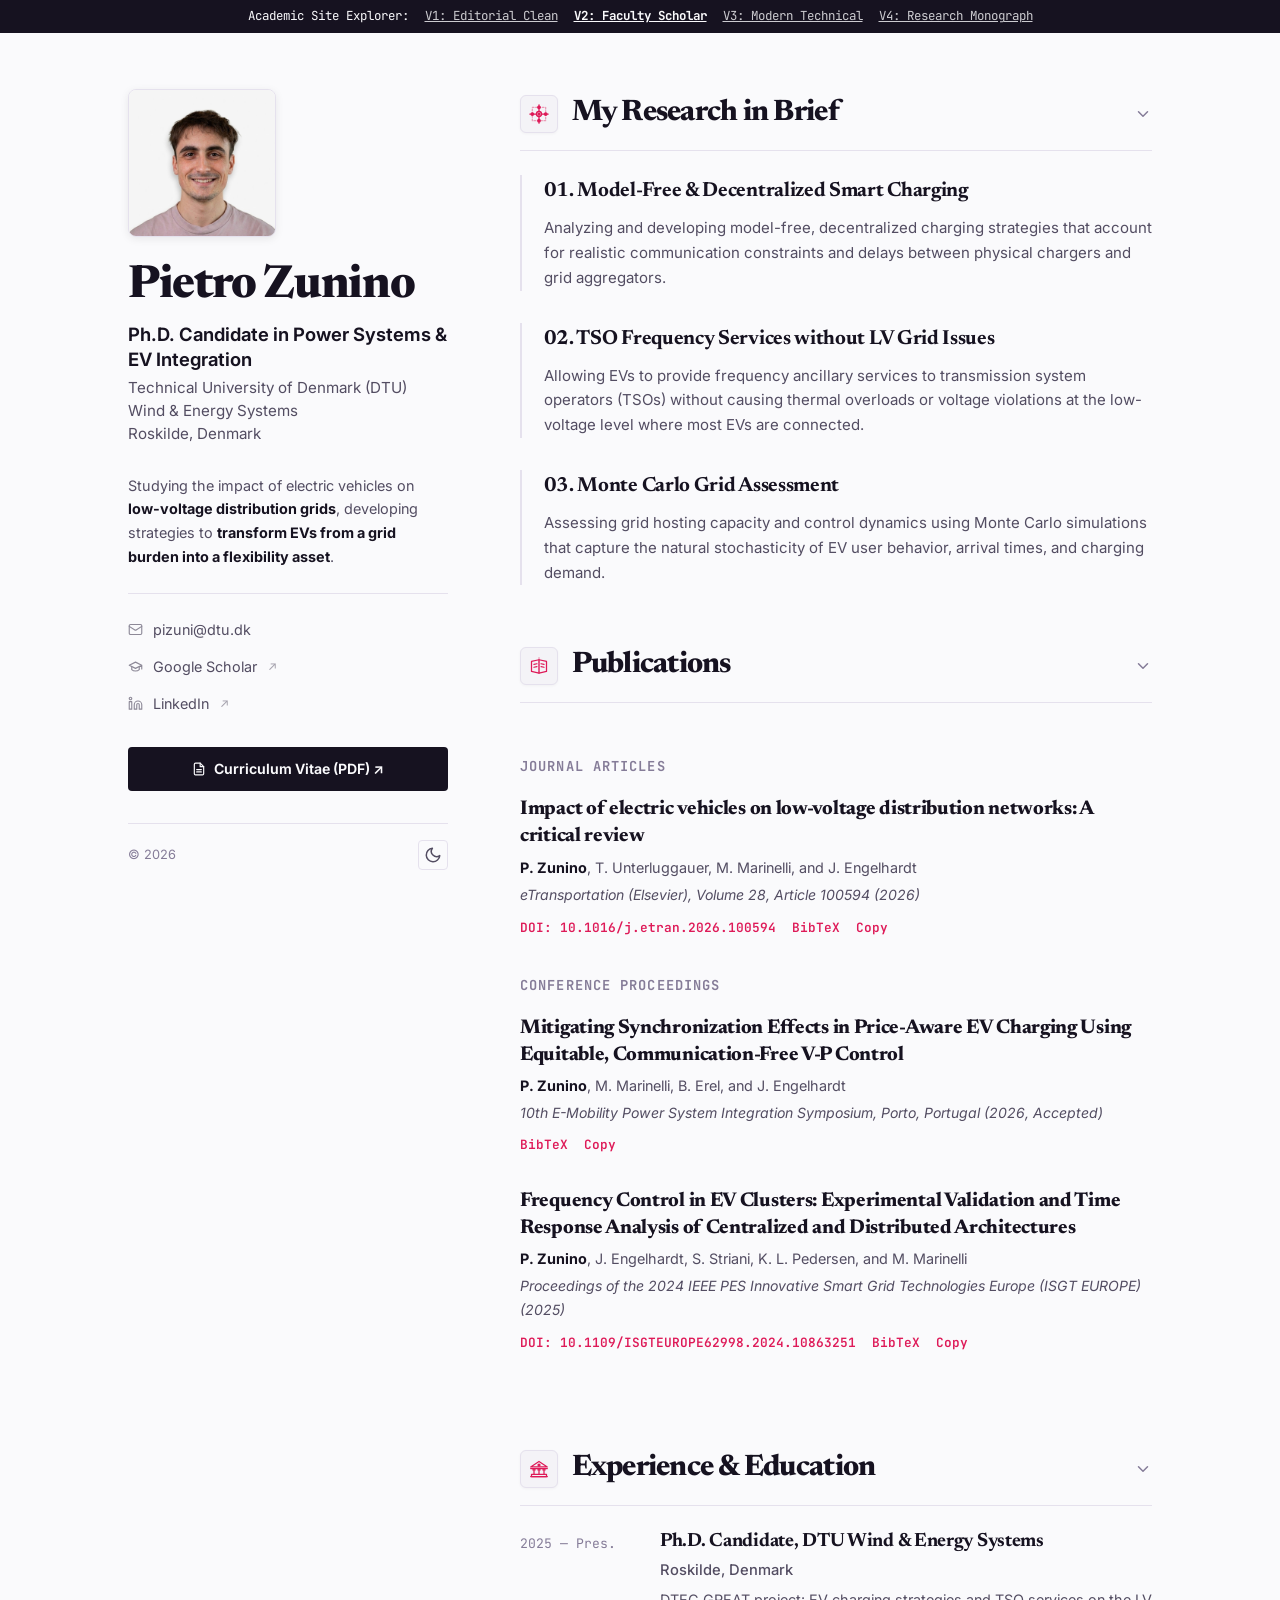
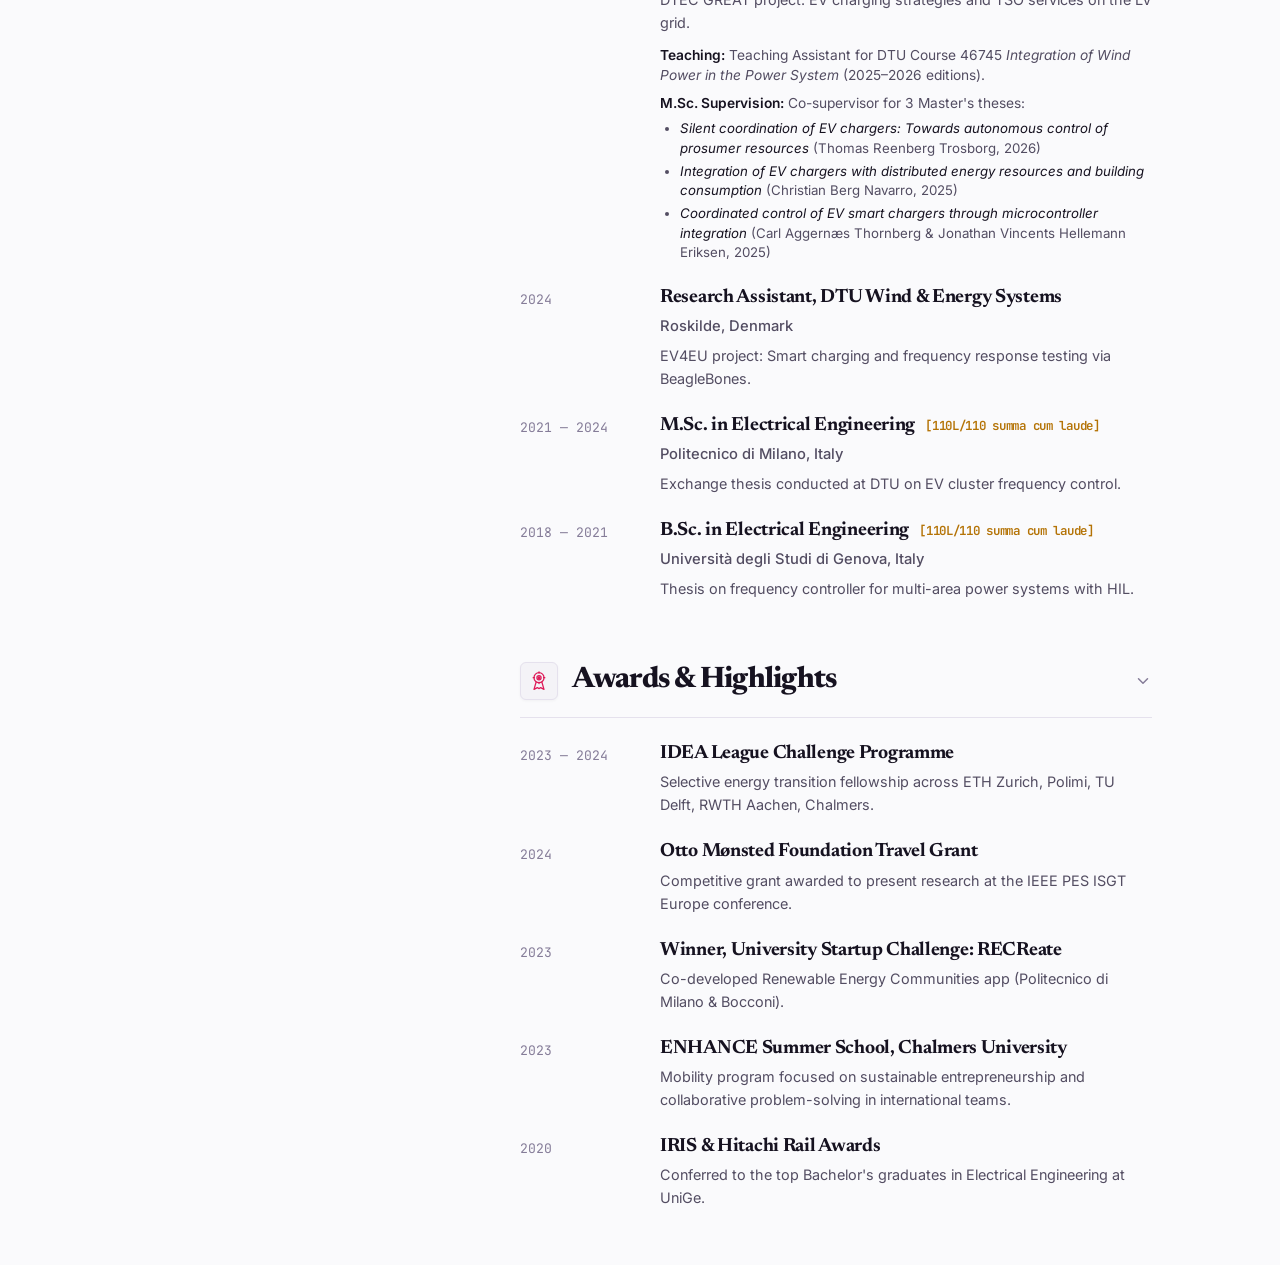
<file: v2/index.html>
<!DOCTYPE html>
<html lang="en" data-theme="light">
<head>
  <meta charset="UTF-8">
  <meta name="viewport" content="width=device-width, initial-scale=1.0">
  <title>Pietro Zunino | Ph.D. Candidate in Power Systems · DTU</title>
  <link rel="stylesheet" href="css/style.css?v=7">
  <link rel="preconnect" href="https://fonts.googleapis.com">
  <link rel="preconnect" href="https://fonts.gstatic.com" crossorigin>
  <link href="https://fonts.googleapis.com/css2?family=Inter:wght@400;500;600;700&family=JetBrains+Mono:wght@400;500;600&family=Newsreader:ital,opsz,wght@0,6..72,400;0,6..72,600;0,6..72,700;1,6..72,400&display=swap" rel="stylesheet">
</head>
<body>

  <!-- Floating Version Switcher Bar -->
  <div class="version-banner">
    <span>Academic Site Explorer:</span>
    <a href="/v1/">V1: Editorial Clean</a>
    <a href="/v2/" class="active">V2: Faculty Scholar</a>
    <a href="/v3/">V3: Modern Technical</a>
    <a href="/v4/">V4: Research Monograph</a>
  </div>

  <div class="scholar-wrapper">

    <!-- Left Sticky Sidebar -->
    <aside class="scholar-sidebar">
      <div class="profile-photo-wrapper">
        <img src="../assets/profile.jpg?v=2" alt="Pietro Zunino" class="profile-photo" onerror="this.onerror=null; this.src='../assets/profile-placeholder.svg';">
      </div>
      <h1 class="profile-name">Pietro Zunino</h1>
      <div class="profile-role">Ph.D. Candidate in Power Systems & EV Integration</div>
      <div class="profile-inst">
        Technical University of Denmark (DTU)<br>
        Wind & Energy Systems<br>
        Roskilde, Denmark
      </div>

      <p class="sidebar-bio">
        Studying the impact of electric vehicles on <strong>low-voltage distribution grids</strong>, developing strategies to <strong>transform EVs from a grid burden into a flexibility asset</strong>.
      </p>

      <ul class="sidebar-links">
        <li>
          <a href="mailto:pizuni@dtu.dk">
            <svg class="sidebar-icon" width="15" height="15" viewBox="0 0 24 24" fill="none" stroke="currentColor" stroke-width="1.8" stroke-linecap="round" stroke-linejoin="round" aria-hidden="true"><rect width="20" height="16" x="2" y="4" rx="2"/><path d="m22 7-8.97 5.7a1.94 1.94 0 0 1-2.06 0L2 7"/></svg>
            <span>pizuni@dtu.dk</span>
          </a>
        </li>
        <li>
          <a href="https://scholar.google.com/citations?user=iyDFLC0AAAAJ&hl=en" target="_blank" rel="noopener noreferrer">
            <svg class="sidebar-icon" width="15" height="15" viewBox="0 0 24 24" fill="none" stroke="currentColor" stroke-width="1.8" stroke-linecap="round" stroke-linejoin="round" aria-hidden="true"><path d="M22 10v6M2 10l10-5 10 5-10 5z"/><path d="M6 12v5c3 3 9 3 12 0v-5"/></svg>
            <span>Google Scholar</span>
            <span class="external-arrow">↗</span>
          </a>
        </li>
        <li>
          <a href="https://www.linkedin.com/in/pietro-zunino-9880a3189/" target="_blank" rel="noopener noreferrer">
            <svg class="sidebar-icon" width="15" height="15" viewBox="0 0 24 24" fill="none" stroke="currentColor" stroke-width="1.8" stroke-linecap="round" stroke-linejoin="round" aria-hidden="true"><path d="M16 8a6 6 0 0 1 6 6v7h-4v-7a2 2 0 0 0-2-2 2 2 0 0 0-2 2v7h-4v-7a6 6 0 0 1 6-6z"/><rect width="4" height="12" x="2" y="9"/><circle cx="4" cy="4" r="2"/></svg>
            <span>LinkedIn</span>
            <span class="external-arrow">↗</span>
          </a>
        </li>
      </ul>

      <a href="/assets/Pietro_Zunino_CV.pdf" class="btn-cv" target="_blank" rel="noopener noreferrer">
        <svg width="14" height="14" viewBox="0 0 24 24" fill="none" stroke="currentColor" stroke-width="2" stroke-linecap="round" stroke-linejoin="round" aria-hidden="true"><path d="M14 2H6a2 2 0 0 0-2 2v16a2 2 0 0 0 2 2h12a2 2 0 0 0 2-2V8z"/><polyline points="14 2 14 8 20 8"/><line x1="16" y1="13" x2="8" y2="13"/><line x1="16" y1="17" x2="8" y2="17"/></svg>
        <span>Curriculum Vitae (PDF) ↗</span>
      </a>

      <div class="sidebar-footer">
        <span>© <span id="current-year"></span></span>
        <button id="theme-toggle" class="theme-btn" aria-label="Toggle dark mode">
          <svg width="14" height="14" viewBox="0 0 24 24" fill="none" stroke="currentColor" stroke-width="2" stroke-linecap="round" stroke-linejoin="round" aria-hidden="true"><circle cx="12" cy="12" r="5"/><line x1="12" y1="1" x2="12" y2="3"/><line x1="12" y1="21" x2="12" y2="23"/><line x1="4.22" y1="4.22" x2="5.64" y2="5.64"/><line x1="18.36" y1="18.36" x2="19.78" y2="19.78"/><line x1="1" y1="12" x2="3" y2="12"/><line x1="21" y1="12" x2="23" y2="12"/><line x1="4.22" y1="19.78" x2="5.64" y2="18.36"/><line x1="18.36" y1="5.64" x2="19.78" y2="4.22"/></svg>
        </button>
      </div>
    </aside>

    <!-- Right Scrolling Content -->
    <main class="scholar-content">

      <!-- My Research in Brief -->
      <section id="research" class="scholar-section">
        <div class="section-head">
          <h2 class="section-title">
            <span class="section-badge" aria-hidden="true">
              <svg width="20" height="20" viewBox="0 0 24 24" fill="none" stroke="currentColor" stroke-width="1.5" stroke-linecap="round" stroke-linejoin="round">
                <rect x="4" y="4" width="16" height="16" stroke-dasharray="2 2" stroke-opacity="0.4"></rect>
                <line x1="12" y1="1" x2="12" y2="23"></line>
                <line x1="1" y1="12" x2="23" y2="12"></line>
                <circle cx="12" cy="4" r="1.5" fill="currentColor"></circle>
                <circle cx="12" cy="20" r="1.5" fill="currentColor"></circle>
                <circle cx="4" cy="12" r="1.5" fill="currentColor"></circle>
                <circle cx="20" cy="12" r="1.5" fill="currentColor"></circle>
                <circle cx="12" cy="12" r="3" fill="var(--bg-sidebar)" stroke="currentColor" stroke-width="1.6"></circle>
                <circle cx="12" cy="12" r="1.2" fill="currentColor"></circle>
              </svg>
            </span>
            <span>My Research in Brief</span>
          </h2>
          <svg class="section-chevron" width="18" height="18" viewBox="0 0 24 24" fill="none" stroke="currentColor" stroke-width="2" stroke-linecap="round" stroke-linejoin="round" aria-hidden="true">
            <polyline points="6 9 12 15 18 9"></polyline>
          </svg>
        </div>
        <div class="section-body" id="body-research">
          <div class="section-body-inner">
            <div class="pillars-stacked">
              
              <div class="pillar-item">
                <h3>01. Model-Free &amp; Decentralized Smart Charging</h3>
                <p>
                  Analyzing and developing model-free, decentralized charging strategies that account for realistic communication constraints and delays between physical chargers and grid aggregators.
                </p>
              </div>

              <div class="pillar-item">
                <h3>02. TSO Frequency Services without LV Grid Issues</h3>
                <p>
                  Allowing EVs to provide frequency ancillary services to transmission system operators (TSOs) without causing thermal overloads or voltage violations at the low-voltage level where most EVs are connected.
                </p>
              </div>

              <div class="pillar-item">
                <h3>03. Monte Carlo Grid Assessment</h3>
                <p>
                  Assessing grid hosting capacity and control dynamics using Monte Carlo simulations that capture the natural stochasticity of EV user behavior, arrival times, and charging demand.
                </p>
              </div>

            </div>
          </div>
        </div>
      </section>

      <!-- Publications -->
      <section id="publications" class="scholar-section">
        <div class="section-head">
          <h2 class="section-title">
            <span class="section-badge" aria-hidden="true">
              <svg width="20" height="20" viewBox="0 0 24 24" fill="none" stroke="currentColor" stroke-width="1.5" stroke-linecap="round" stroke-linejoin="round">
                <line x1="12" y1="2" x2="12" y2="22" stroke-dasharray="2 2" stroke-opacity="0.4"></line>
                <path d="M12 4.5L3 6.5v12l9 2 9-2v-12l-9-2z"></path>
                <line x1="12" y1="4.5" x2="12" y2="20.5"></line>
                <line x1="6" y1="10" x2="9.5" y2="9.3"></line>
                <line x1="6" y1="13.5" x2="9.5" y2="12.8"></line>
                <line x1="14.5" y1="9.3" x2="18" y2="10"></line>
                <line x1="14.5" y1="12.8" x2="18" y2="13.5"></line>
              </svg>
            </span>
            <span>Publications</span>
          </h2>
          <svg class="section-chevron" width="18" height="18" viewBox="0 0 24 24" fill="none" stroke="currentColor" stroke-width="2" stroke-linecap="round" stroke-linejoin="round" aria-hidden="true">
            <polyline points="6 9 12 15 18 9"></polyline>
          </svg>
        </div>

        <div class="section-body" id="body-publications">
          <div class="section-body-inner">
            <div class="pub-group-title">Journal Articles</div>
            <article class="pub-item" id="pub-review">
              <h3 class="pub-title">Impact of electric vehicles on low-voltage distribution networks: A critical review</h3>
              <div class="pub-authors"><strong>P. Zunino</strong>, T. Unterluggauer, M. Marinelli, and J. Engelhardt</div>
              <div class="pub-venue">eTransportation (Elsevier), Volume 28, Article 100594 (2026)</div>
              <div class="pub-actions">
                <a href="https://doi.org/10.1016/j.etran.2026.100594" target="_blank" rel="noopener" class="pub-action-link">DOI: 10.1016/j.etran.2026.100594</a>
                <button class="pub-action-link" data-toggle-bibtex="bib-1">BibTeX</button>
                <button class="pub-action-link" data-copy-bibtex="bib-1">Copy</button>
              </div>
              <div id="bib-1" class="bibtex-box">@article{zunino2026impact,
  title={Impact of electric vehicles on low-voltage distribution networks: A critical review},
  author={Zunino, Pietro and Unterluggauer, Tim and Marinelli, Mattia and Engelhardt, Jan},
  journal={eTransportation},
  volume={28},
  pages={100594},
  year={2026},
  publisher={Elsevier},
  doi={10.1016/j.etran.2026.100594}
}</div>
            </article>

            <div class="pub-group-title">Conference Proceedings</div>
            <article class="pub-item" id="pub-vp">
              <h3 class="pub-title">Mitigating Synchronization Effects in Price-Aware EV Charging Using Equitable, Communication-Free V-P Control</h3>
              <div class="pub-authors"><strong>P. Zunino</strong>, M. Marinelli, B. Erel, and J. Engelhardt</div>
              <div class="pub-venue">10th E-Mobility Power System Integration Symposium, Porto, Portugal (2026, Accepted)</div>
              <div class="pub-actions">
                <button class="pub-action-link" data-toggle-bibtex="bib-2">BibTeX</button>
                <button class="pub-action-link" data-copy-bibtex="bib-2">Copy</button>
              </div>
              <div id="bib-2" class="bibtex-box">@inproceedings{zunino2026mitigating,
  title={Mitigating Synchronization Effects in Price-Aware EV Charging Using Equitable, Communication-Free V-P Control},
  author={Zunino, Pietro and Marinelli, Mattia and Erel, Beste and Engelhardt, Jan},
  booktitle={10th E-Mobility Power System Integration Symposium},
  address={Porto, Portugal},
  year={2026},
  note={Accepted, to be presented}
}</div>
            </article>

            <article class="pub-item" id="pub-freq">
              <h3 class="pub-title">Frequency Control in EV Clusters: Experimental Validation and Time Response Analysis of Centralized and Distributed Architectures</h3>
              <div class="pub-authors"><strong>P. Zunino</strong>, J. Engelhardt, S. Striani, K. L. Pedersen, and M. Marinelli</div>
              <div class="pub-venue">Proceedings of the 2024 IEEE PES Innovative Smart Grid Technologies Europe (ISGT EUROPE) (2025)</div>
              <div class="pub-actions">
                <a href="https://doi.org/10.1109/ISGTEUROPE62998.2024.10863251" target="_blank" rel="noopener" class="pub-action-link">DOI: 10.1109/ISGTEUROPE62998.2024.10863251</a>
                <button class="pub-action-link" data-toggle-bibtex="bib-3">BibTeX</button>
                <button class="pub-action-link" data-copy-bibtex="bib-3">Copy</button>
              </div>
              <div id="bib-3" class="bibtex-box">@inproceedings{zunino2025frequency,
  title={Frequency Control in EV Clusters: Experimental Validation and Time Response Analysis of Centralized and Distributed Architectures},
  author={Zunino, Pietro and Engelhardt, Jan and Striani, Simone and Pedersen, Kristoffer Laust and Marinelli, Mattia},
  booktitle={Proceedings of 2024 IEEE PES Innovative Smart Grid Technologies Europe (ISGT EUROPE)},
  year={2025},
  publisher={IEEE},
  doi={10.1109/ISGTEUROPE62998.2024.10863251}
}</div>
            </article>
          </div>
        </div>
      </section>

      <!-- Experience & Education -->
      <section id="experience" class="scholar-section">
        <div class="section-head">
          <h2 class="section-title">
            <span class="section-badge" aria-hidden="true">
              <svg width="20" height="20" viewBox="0 0 24 24" fill="none" stroke="currentColor" stroke-width="1.5" stroke-linecap="round" stroke-linejoin="round">
                <line x1="2" y1="21" x2="22" y2="21"></line>
                <rect x="3" y="18.5" width="18" height="2.5"></rect>
                <path d="M2 9.5L12 3l10 6.5H2z"></path>
                <line x1="2" y1="11.5" x2="22" y2="11.5"></line>
                <circle cx="12" cy="7.2" r="1.2" fill="currentColor"></circle>
                <line x1="6" y1="11.5" x2="6" y2="18.5"></line>
                <line x1="12" y1="11.5" x2="12" y2="18.5"></line>
                <line x1="18" y1="11.5" x2="18" y2="18.5"></line>
                <line x1="4.5" y1="13" x2="7.5" y2="13"></line>
                <line x1="10.5" y1="13" x2="13.5" y2="13"></line>
                <line x1="16.5" y1="13" x2="19.5" y2="13"></line>
              </svg>
            </span>
            <span>Experience &amp; Education</span>
          </h2>
          <svg class="section-chevron" width="18" height="18" viewBox="0 0 24 24" fill="none" stroke="currentColor" stroke-width="2" stroke-linecap="round" stroke-linejoin="round" aria-hidden="true">
            <polyline points="6 9 12 15 18 9"></polyline>
          </svg>
        </div>
        <div class="section-body" id="body-experience">
          <div class="section-body-inner">
            <div class="timeline-list">
              <div class="timeline-row">
                <div class="timeline-date">2025 — Pres.</div>
                <div>
                  <div class="timeline-title">Ph.D. Candidate, DTU Wind & Energy Systems</div>
                  <div class="timeline-sub">Roskilde, Denmark</div>
                  <div class="timeline-desc">DTEC GREAT project: EV charging strategies and TSO services on the LV grid.</div>
                  <div class="timeline-details">
                    <div class="timeline-detail-item">
                      <strong>Teaching:</strong> Teaching Assistant for DTU Course 46745 <em>Integration of Wind Power in the Power System</em> (2025–2026 editions).
                    </div>
                    <div class="timeline-detail-item">
                      <strong>M.Sc. Supervision:</strong> Co-supervisor for 3 Master's theses:
                      <ul class="timeline-sublist">
                        <li><em>Silent coordination of EV chargers: Towards autonomous control of prosumer resources</em> (Thomas Reenberg Trosborg, 2026)</li>
                        <li><em>Integration of EV chargers with distributed energy resources and building consumption</em> (Christian Berg Navarro, 2025)</li>
                        <li><em>Coordinated control of EV smart chargers through microcontroller integration</em> (Carl Aggernæs Thornberg &amp; Jonathan Vincents Hellemann Eriksen, 2025)</li>
                      </ul>
                    </div>
                  </div>
                </div>
              </div>
              <div class="timeline-row">
                <div class="timeline-date">2024</div>
                <div>
                  <div class="timeline-title">Research Assistant, DTU Wind & Energy Systems</div>
                  <div class="timeline-sub">Roskilde, Denmark</div>
                  <div class="timeline-desc">EV4EU project: Smart charging and frequency response testing via BeagleBones.</div>
                </div>
              </div>
              <div class="timeline-row">
                <div class="timeline-date">2021 — 2024</div>
                <div>
                  <div class="timeline-title">M.Sc. in Electrical Engineering <span class="timeline-honor">[110L/110 summa cum laude]</span></div>
                  <div class="timeline-sub">Politecnico di Milano, Italy</div>
                  <div class="timeline-desc">Exchange thesis conducted at DTU on EV cluster frequency control.</div>
                </div>
              </div>
              <div class="timeline-row">
                <div class="timeline-date">2018 — 2021</div>
                <div>
                  <div class="timeline-title">B.Sc. in Electrical Engineering <span class="timeline-honor">[110L/110 summa cum laude]</span></div>
                  <div class="timeline-sub">Università degli Studi di Genova, Italy</div>
                  <div class="timeline-desc">Thesis on frequency controller for multi-area power systems with HIL.</div>
                </div>
              </div>
            </div>
          </div>
        </div>
      </section>

      <!-- Awards & Highlights -->
      <section id="awards" class="scholar-section">
        <div class="section-head">
          <h2 class="section-title">
            <span class="section-badge" aria-hidden="true">
              <svg width="20" height="20" viewBox="0 0 24 24" fill="none" stroke="currentColor" stroke-width="1.5" stroke-linecap="round" stroke-linejoin="round">
                <circle cx="12" cy="8" r="6"></circle>
                <line x1="12" y1="1" x2="12" y2="2.5"></line>
                <line x1="12" y1="13.5" x2="12" y2="15"></line>
                <line x1="5" y1="8" x2="6.5" y2="8"></line>
                <line x1="17.5" y1="8" x2="19" y2="8"></line>
                <circle cx="12" cy="8" r="2.5"></circle>
                <circle cx="12" cy="8" r="1" fill="currentColor"></circle>
                <path d="M8.5 13.5L6 22l4-2 2 1"></path>
                <path d="M15.5 13.5L18 22l-4-2-2 1"></path>
              </svg>
            </span>
            <span>Awards &amp; Highlights</span>
          </h2>
          <svg class="section-chevron" width="18" height="18" viewBox="0 0 24 24" fill="none" stroke="currentColor" stroke-width="2" stroke-linecap="round" stroke-linejoin="round" aria-hidden="true">
            <polyline points="6 9 12 15 18 9"></polyline>
          </svg>
        </div>
        <div class="section-body" id="body-awards">
          <div class="section-body-inner">
            <div class="timeline-list">
              <div class="timeline-row">
                <div class="timeline-date">2023 — 2024</div>
                <div>
                  <div class="timeline-title">IDEA League Challenge Programme</div>
                  <div class="timeline-desc">Selective energy transition fellowship across ETH Zurich, Polimi, TU Delft, RWTH Aachen, Chalmers.</div>
                </div>
              </div>
              <div class="timeline-row">
                <div class="timeline-date">2024</div>
                <div>
                  <div class="timeline-title">Otto Mønsted Foundation Travel Grant</div>
                  <div class="timeline-desc">Competitive grant awarded to present research at the IEEE PES ISGT Europe conference.</div>
                </div>
              </div>
              <div class="timeline-row">
                <div class="timeline-date">2023</div>
                <div>
                  <div class="timeline-title">Winner, University Startup Challenge: RECReate</div>
                  <div class="timeline-desc">Co-developed Renewable Energy Communities app (Politecnico di Milano &amp; Bocconi).</div>
                </div>
              </div>
              <div class="timeline-row">
                <div class="timeline-date">2023</div>
                <div>
                  <div class="timeline-title">ENHANCE Summer School, Chalmers University</div>
                  <div class="timeline-desc">Mobility program focused on sustainable entrepreneurship and collaborative problem-solving in international teams.</div>
                </div>
              </div>
              <div class="timeline-row">
                <div class="timeline-date">2020</div>
                <div>
                  <div class="timeline-title">IRIS &amp; Hitachi Rail Awards</div>
                  <div class="timeline-desc">Conferred to the top Bachelor's graduates in Electrical Engineering at UniGe.</div>
                </div>
              </div>
            </div>
          </div>
        </div>
      </section>

    </main>
  </div>

  <script src="/js/main.js?v=4"></script>
</body>
</html>
</file>
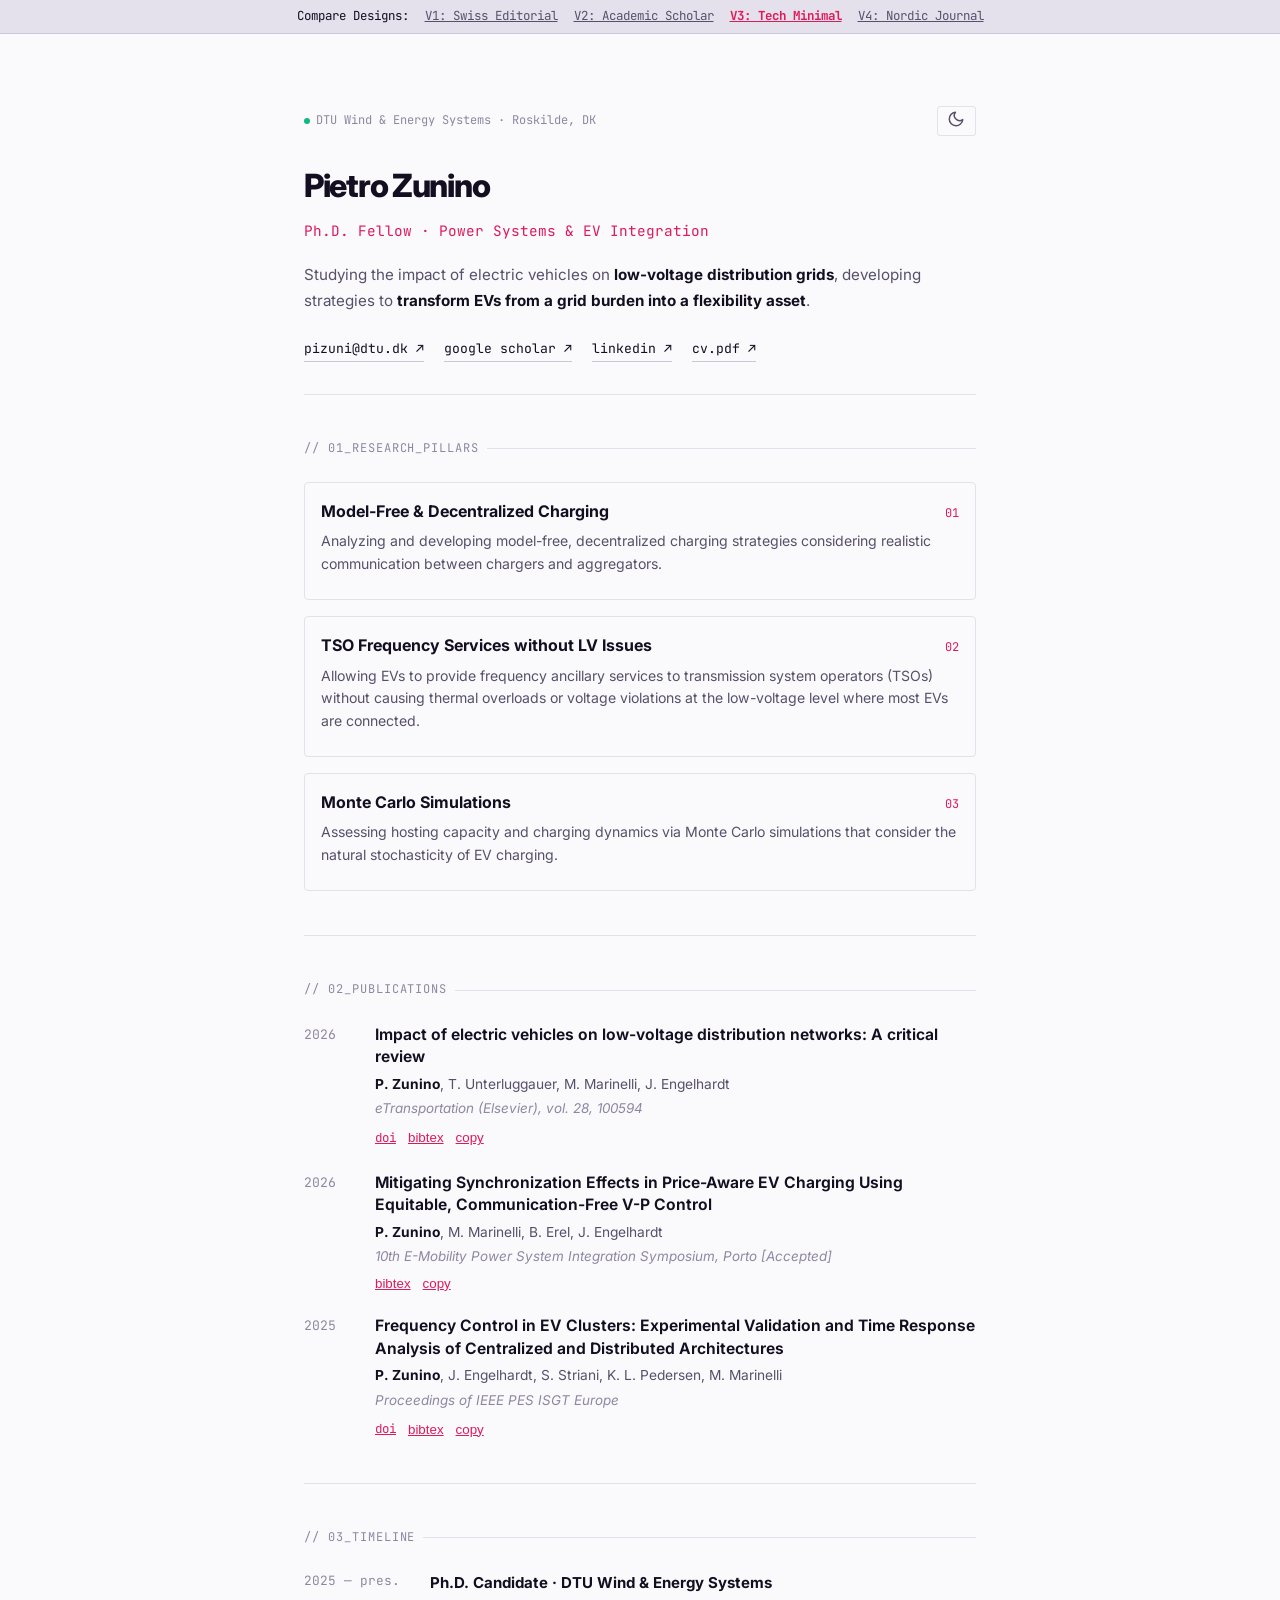
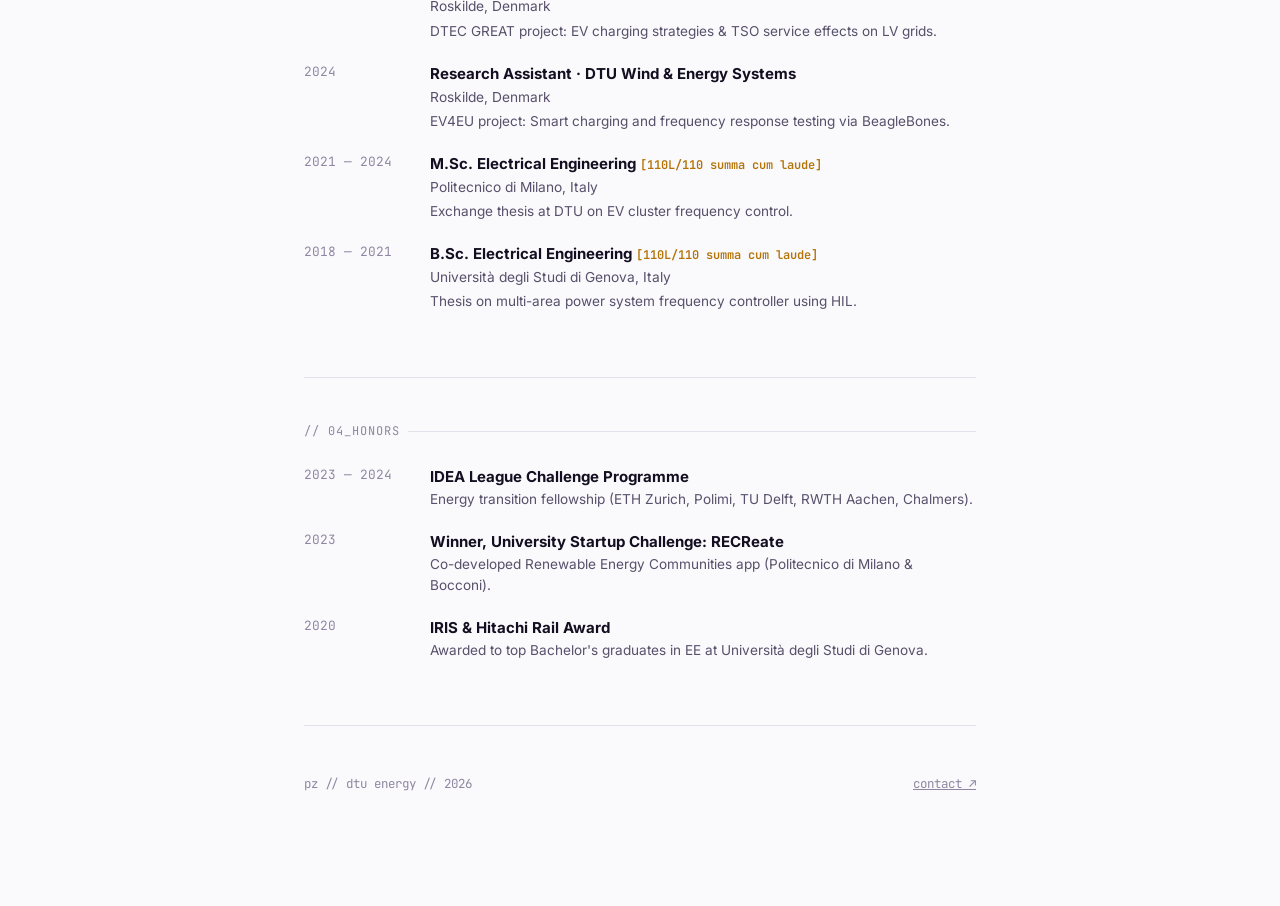
<file: v3/index.html>
<!DOCTYPE html>
<html lang="en" data-theme="dark">
<head>
  <meta charset="UTF-8">
  <meta name="viewport" content="width=device-width, initial-scale=1.0">
  <title>pietro zunino // ev grid researcher @ dtu</title>
  <link rel="stylesheet" href="css/style.css">
  <link rel="preconnect" href="https://fonts.googleapis.com">
  <link rel="preconnect" href="https://fonts.gstatic.com" crossorigin>
  <link href="https://fonts.googleapis.com/css2?family=Inter:wght@400;500;600;700&family=JetBrains+Mono:wght@400;500;600;700&display=swap" rel="stylesheet">
</head>
<body>

  <!-- Floating Switcher -->
  <div class="version-banner">
    <span>Compare Designs:</span>
    <a href="/v1/">V1: Swiss Editorial</a>
    <a href="/v2/">V2: Academic Scholar</a>
    <a href="/v3/" class="active">V3: Tech Minimal</a>
    <a href="/v4/">V4: Nordic Journal</a>
  </div>

  <div class="terminal-container">

    <!-- Terminal Header -->
    <header class="terminal-header">
      <div class="terminal-meta-row">
        <div><span class="status-dot"></span>DTU Wind & Energy Systems · Roskilde, DK</div>
        <button id="theme-toggle" class="theme-btn">toggle theme</button>
      </div>

      <h1 class="terminal-title">Pietro Zunino</h1>
      <div class="terminal-role">Ph.D. Fellow · Power Systems & EV Integration</div>

      <p class="terminal-bio">
        Studying the impact of electric vehicles on <strong>low-voltage distribution grids</strong>, developing strategies to <strong>transform EVs from a grid burden into a flexibility asset</strong>.
      </p>

      <div class="terminal-links">
        <a href="mailto:pizuni@dtu.dk">pizuni@dtu.dk ↗</a>
        <a href="https://scholar.google.com/citations?user=iyDFLC0AAAAJ&hl=en" target="_blank" rel="noopener">google scholar ↗</a>
        <a href="https://www.linkedin.com/in/pietro-zunino-9880a3189/" target="_blank" rel="noopener">linkedin ↗</a>
        <a href="/assets/Pietro_Zunino_CV.pdf" target="_blank" rel="noopener">cv.pdf ↗</a>
      </div>
    </header>

    <main>

      <!-- Pillars -->
      <section class="t-section">
        <div class="t-section-label">// 01_research_pillars</div>
        <div class="t-pillar-list">

          <div class="t-pillar-row">
            <div class="t-pillar-header">
              <span class="t-pillar-name">Model-Free & Decentralized Charging</span>
              <span class="t-pillar-idx">01</span>
            </div>
            <p class="t-pillar-desc">
              Analyzing and developing model-free, decentralized charging strategies considering realistic communication between chargers and aggregators.
            </p>
          </div>

          <div class="t-pillar-row">
            <div class="t-pillar-header">
              <span class="t-pillar-name">TSO Frequency Services without LV Issues</span>
              <span class="t-pillar-idx">02</span>
            </div>
            <p class="t-pillar-desc">
              Allowing EVs to provide frequency ancillary services to transmission system operators (TSOs) without causing thermal overloads or voltage violations at the low-voltage level where most EVs are connected.
            </p>
          </div>

          <div class="t-pillar-row">
            <div class="t-pillar-header">
              <span class="t-pillar-name">Monte Carlo Simulations</span>
              <span class="t-pillar-idx">03</span>
            </div>
            <p class="t-pillar-desc">
              Assessing hosting capacity and charging dynamics via Monte Carlo simulations that consider the natural stochasticity of EV charging.
            </p>
          </div>

        </div>
      </section>

      <!-- Publications -->
      <section class="t-section">
        <div class="t-section-label">// 02_publications</div>
        <div class="t-pub-list">

          <div class="t-pub-row" id="pub-review">
            <div class="t-pub-year">2026</div>
            <div>
              <div class="t-pub-title">Impact of electric vehicles on low-voltage distribution networks: A critical review</div>
              <div class="t-pub-authors"><strong>P. Zunino</strong>, T. Unterluggauer, M. Marinelli, J. Engelhardt</div>
              <div class="t-pub-venue">eTransportation (Elsevier), vol. 28, 100594</div>
              <div class="t-pub-actions">
                <a href="https://doi.org/10.1016/j.etran.2026.100594" target="_blank" rel="noopener">doi</a>
                <button data-toggle-bibtex="bib-1">bibtex</button>
                <button data-copy-bibtex="bib-1">copy</button>
              </div>
              <div id="bib-1" class="bibtex-box">@article{zunino2026impact,
  title={Impact of electric vehicles on low-voltage distribution networks: A critical review},
  author={Zunino, Pietro and Unterluggauer, Tim and Marinelli, Mattia and Engelhardt, Jan},
  journal={eTransportation},
  volume={28},
  pages={100594},
  year={2026},
  publisher={Elsevier},
  doi={10.1016/j.etran.2026.100594}
}</div>
            </div>
          </div>

          <div class="t-pub-row" id="pub-vp">
            <div class="t-pub-year">2026</div>
            <div>
              <div class="t-pub-title">Mitigating Synchronization Effects in Price-Aware EV Charging Using Equitable, Communication-Free V-P Control</div>
              <div class="t-pub-authors"><strong>P. Zunino</strong>, M. Marinelli, B. Erel, J. Engelhardt</div>
              <div class="t-pub-venue">10th E-Mobility Power System Integration Symposium, Porto [Accepted]</div>
              <div class="t-pub-actions">
                <button data-toggle-bibtex="bib-2">bibtex</button>
                <button data-copy-bibtex="bib-2">copy</button>
              </div>
              <div id="bib-2" class="bibtex-box">@inproceedings{zunino2026mitigating,
  title={Mitigating Synchronization Effects in Price-Aware EV Charging Using Equitable, Communication-Free V-P Control},
  author={Zunino, Pietro and Marinelli, Mattia and Erel, Beste and Engelhardt, Jan},
  booktitle={10th E-Mobility Power System Integration Symposium},
  year={2026},
  note={Accepted, to be presented}
}</div>
            </div>
          </div>

          <div class="t-pub-row" id="pub-freq">
            <div class="t-pub-year">2025</div>
            <div>
              <div class="t-pub-title">Frequency Control in EV Clusters: Experimental Validation and Time Response Analysis of Centralized and Distributed Architectures</div>
              <div class="t-pub-authors"><strong>P. Zunino</strong>, J. Engelhardt, S. Striani, K. L. Pedersen, M. Marinelli</div>
              <div class="t-pub-venue">Proceedings of IEEE PES ISGT Europe</div>
              <div class="t-pub-actions">
                <a href="https://doi.org/10.1109/ISGTEUROPE62998.2024.10863251" target="_blank" rel="noopener">doi</a>
                <button data-toggle-bibtex="bib-3">bibtex</button>
                <button data-copy-bibtex="bib-3">copy</button>
              </div>
              <div id="bib-3" class="bibtex-box">@inproceedings{zunino2025frequency,
  title={Frequency Control in EV Clusters: Experimental Validation and Time Response Analysis of Centralized and Distributed Architectures},
  author={Zunino, Pietro and Engelhardt, Jan and Striani, Simone and Pedersen, Kristoffer Laust and Marinelli, Mattia},
  booktitle={Proceedings of 2024 IEEE PES Innovative Smart Grid Technologies Europe (ISGT EUROPE)},
  year={2025},
  publisher={IEEE},
  doi={10.1109/ISGTEUROPE62998.2024.10863251}
}</div>
            </div>
          </div>

        </div>
      </section>

      <!-- Experience -->
      <section class="t-section">
        <div class="t-section-label">// 03_timeline</div>
        
        <div class="t-timeline-row">
          <div class="t-timeline-date">2025 — pres.</div>
          <div>
            <div class="t-timeline-title">Ph.D. Candidate · DTU Wind & Energy Systems</div>
            <div class="t-timeline-sub">Roskilde, Denmark</div>
            <p class="t-timeline-desc">DTEC GREAT project: EV charging strategies & TSO service effects on LV grids.</p>
          </div>
        </div>

        <div class="t-timeline-row">
          <div class="t-timeline-date">2024</div>
          <div>
            <div class="t-timeline-title">Research Assistant · DTU Wind & Energy Systems</div>
            <div class="t-timeline-sub">Roskilde, Denmark</div>
            <p class="t-timeline-desc">EV4EU project: Smart charging and frequency response testing via BeagleBones.</p>
          </div>
        </div>

        <div class="t-timeline-row">
          <div class="t-timeline-date">2021 — 2024</div>
          <div>
            <div class="t-timeline-title">M.Sc. Electrical Engineering <span class="t-honor">[110L/110 summa cum laude]</span></div>
            <div class="t-timeline-sub">Politecnico di Milano, Italy</div>
            <p class="t-timeline-desc">Exchange thesis at DTU on EV cluster frequency control.</p>
          </div>
        </div>

        <div class="t-timeline-row">
          <div class="t-timeline-date">2018 — 2021</div>
          <div>
            <div class="t-timeline-title">B.Sc. Electrical Engineering <span class="t-honor">[110L/110 summa cum laude]</span></div>
            <div class="t-timeline-sub">Università degli Studi di Genova, Italy</div>
            <p class="t-timeline-desc">Thesis on multi-area power system frequency controller using HIL.</p>
          </div>
        </div>
      </section>

      <!-- Honors -->
      <section class="t-section">
        <div class="t-section-label">// 04_honors</div>
        <div class="t-timeline-row">
          <div class="t-timeline-date">2023 — 2024</div>
          <div>
            <div class="t-timeline-title">IDEA League Challenge Programme</div>
            <p class="t-timeline-desc">Energy transition fellowship (ETH Zurich, Polimi, TU Delft, RWTH Aachen, Chalmers).</p>
          </div>
        </div>
        <div class="t-timeline-row">
          <div class="t-timeline-date">2023</div>
          <div>
            <div class="t-timeline-title">Winner, University Startup Challenge: RECReate</div>
            <p class="t-timeline-desc">Co-developed Renewable Energy Communities app (Politecnico di Milano & Bocconi).</p>
          </div>
        </div>
        <div class="t-timeline-row">
          <div class="t-timeline-date">2020</div>
          <div>
            <div class="t-timeline-title">IRIS & Hitachi Rail Award</div>
            <p class="t-timeline-desc">Awarded to top Bachelor's graduates in EE at Università degli Studi di Genova.</p>
          </div>
        </div>
      </section>

    </main>

    <footer class="terminal-footer">
      <div>pz // dtu energy // 2026</div>
      <div><a href="mailto:pizuni@dtu.dk" style="color: inherit;">contact ↗</a></div>
    </footer>

  </div>

  <script src="/js/main.js"></script>
</body>
</html>
</file>
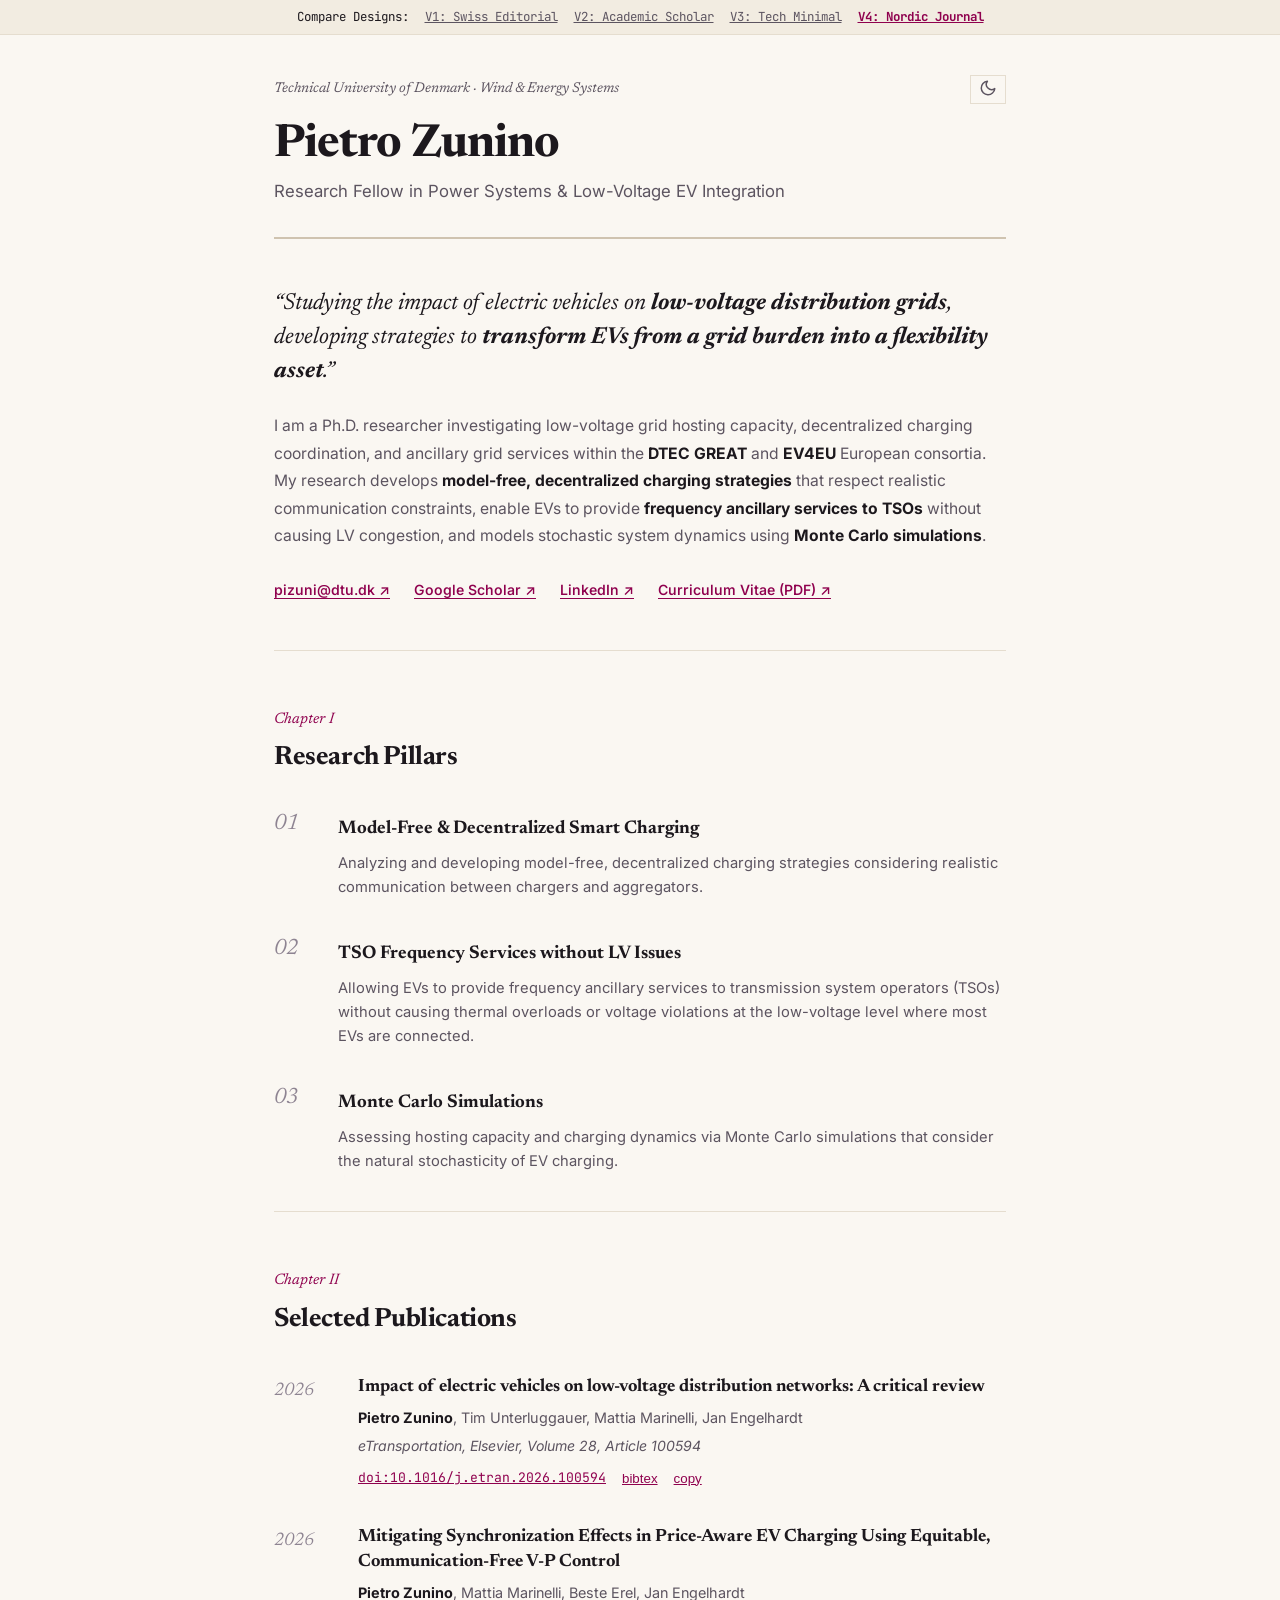
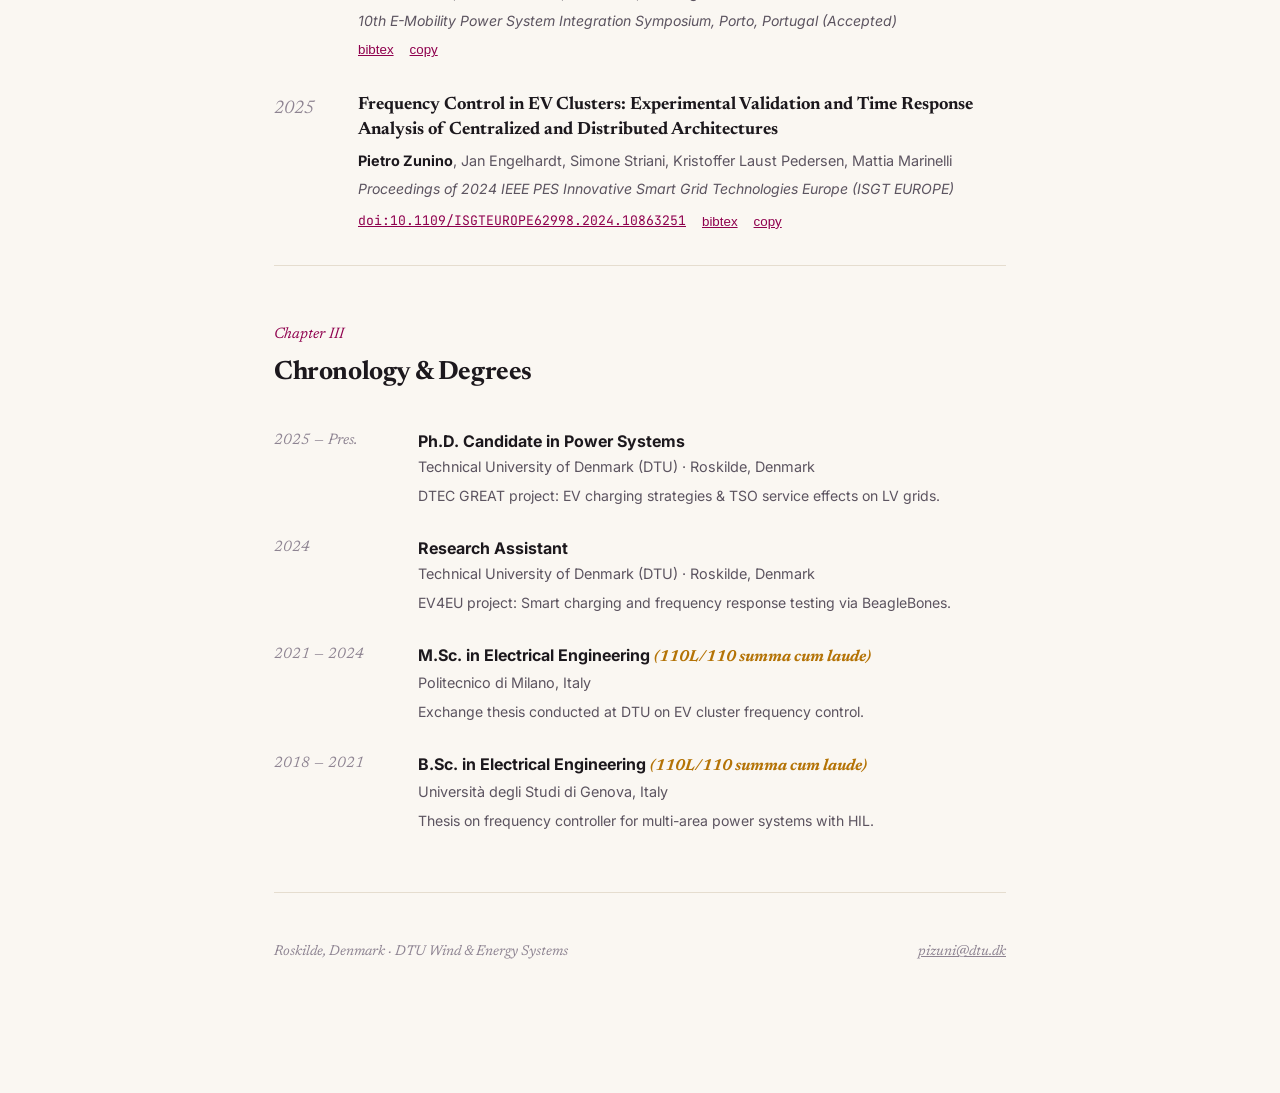
<file: v4/index.html>
<!DOCTYPE html>
<html lang="en">
<head>
  <meta charset="UTF-8">
  <meta name="viewport" content="width=device-width, initial-scale=1.0">
  <title>Pietro Zunino · Journal & Monograph</title>
  <link rel="stylesheet" href="css/style.css">
  <link rel="preconnect" href="https://fonts.googleapis.com">
  <link rel="preconnect" href="https://fonts.gstatic.com" crossorigin>
  <link href="https://fonts.googleapis.com/css2?family=Inter:wght@400;500;600&family=JetBrains+Mono:wght@400;500;600&family=Newsreader:ital,opsz,wght@0,6..72,400;0,6..72,500;0,6..72,600;0,6..72,700;1,6..72,400;1,6..72,500&display=swap" rel="stylesheet">
</head>
<body>

  <!-- Floating Switcher -->
  <div class="version-banner">
    <span>Compare Designs:</span>
    <a href="/v1/">V1: Swiss Editorial</a>
    <a href="/v2/">V2: Academic Scholar</a>
    <a href="/v3/">V3: Tech Minimal</a>
    <a href="/v4/" class="active">V4: Nordic Journal</a>
  </div>

  <div class="journal-container">

    <!-- Masthead -->
    <header class="masthead">
      <div class="masthead-top">
        <span>Technical University of Denmark · Wind & Energy Systems</span>
        <button id="theme-toggle" class="theme-btn">Light / Dark</button>
      </div>
      <h1 class="masthead-title">Pietro Zunino</h1>
      <div class="masthead-sub">Research Fellow in Power Systems & Low-Voltage EV Integration</div>
    </header>

    <main>

      <!-- Thesis Narrative -->
      <section class="thesis-section">
        <blockquote class="thesis-quote">
          “Studying the impact of electric vehicles on <strong>low-voltage distribution grids</strong>, developing strategies to <strong>transform EVs from a grid burden into a flexibility asset</strong>.”
        </blockquote>
        <p class="thesis-body">
          I am a Ph.D. researcher investigating low-voltage grid hosting capacity, decentralized charging coordination, and ancillary grid services within the <strong>DTEC GREAT</strong> and <strong>EV4EU</strong> European consortia. My research develops <strong>model-free, decentralized charging strategies</strong> that respect realistic communication constraints, enable EVs to provide <strong>frequency ancillary services to TSOs</strong> without causing LV congestion, and models stochastic system dynamics using <strong>Monte Carlo simulations</strong>.
        </p>
        <div class="journal-links">
          <a href="mailto:pizuni@dtu.dk">pizuni@dtu.dk ↗</a>
          <a href="https://scholar.google.com/citations?user=iyDFLC0AAAAJ&hl=en" target="_blank" rel="noopener">Google Scholar ↗</a>
          <a href="https://www.linkedin.com/in/pietro-zunino-9880a3189/" target="_blank" rel="noopener">LinkedIn ↗</a>
          <a href="/assets/Pietro_Zunino_CV.pdf" target="_blank" rel="noopener">Curriculum Vitae (PDF) ↗</a>
        </div>
      </section>

      <!-- Chapter I: Research Themes -->
      <section class="chapter" id="research">
        <div class="chapter-header">
          <div class="chapter-number">Chapter I</div>
          <h2 class="chapter-title">Research Pillars</h2>
        </div>

        <div class="pillars-editorial">
          
          <div class="pillar-piece">
            <div class="pillar-num">01</div>
            <div>
              <h3 class="pillar-heading">Model-Free & Decentralized Smart Charging</h3>
              <p class="pillar-body">
                Analyzing and developing model-free, decentralized charging strategies considering realistic communication between chargers and aggregators.
              </p>
            </div>
          </div>

          <div class="pillar-piece">
            <div class="pillar-num">02</div>
            <div>
              <h3 class="pillar-heading">TSO Frequency Services without LV Issues</h3>
              <p class="pillar-body">
                Allowing EVs to provide frequency ancillary services to transmission system operators (TSOs) without causing thermal overloads or voltage violations at the low-voltage level where most EVs are connected.
              </p>
            </div>
          </div>

          <div class="pillar-piece">
            <div class="pillar-num">03</div>
            <div>
              <h3 class="pillar-heading">Monte Carlo Simulations</h3>
              <p class="pillar-body">
                Assessing hosting capacity and charging dynamics via Monte Carlo simulations that consider the natural stochasticity of EV charging.
              </p>
            </div>
          </div>

        </div>
      </section>

      <!-- Chapter II: Publications -->
      <section class="chapter" id="publications">
        <div class="chapter-header">
          <div class="chapter-number">Chapter II</div>
          <h2 class="chapter-title">Selected Publications</h2>
        </div>

        <div class="pub-editorial-list">

          <article class="pub-entry" id="pub-review">
            <div class="pub-date">2026</div>
            <div>
              <h3 class="pub-name">Impact of electric vehicles on low-voltage distribution networks: A critical review</h3>
              <div class="pub-byline"><strong>Pietro Zunino</strong>, Tim Unterluggauer, Mattia Marinelli, Jan Engelhardt</div>
              <div class="pub-journal">eTransportation, Elsevier, Volume 28, Article 100594</div>
              <div class="pub-actions">
                <a href="https://doi.org/10.1016/j.etran.2026.100594" target="_blank" rel="noopener">doi:10.1016/j.etran.2026.100594</a>
                <button data-toggle-bibtex="bib-1">bibtex</button>
                <button data-copy-bibtex="bib-1">copy</button>
              </div>
              <div id="bib-1" class="bibtex-box">@article{zunino2026impact,
  title={Impact of electric vehicles on low-voltage distribution networks: A critical review},
  author={Zunino, Pietro and Unterluggauer, Tim and Marinelli, Mattia and Engelhardt, Jan},
  journal={eTransportation},
  volume={28},
  pages={100594},
  year={2026},
  publisher={Elsevier},
  doi={10.1016/j.etran.2026.100594}
}</div>
            </div>
          </article>

          <article class="pub-entry" id="pub-vp">
            <div class="pub-date">2026</div>
            <div>
              <h3 class="pub-name">Mitigating Synchronization Effects in Price-Aware EV Charging Using Equitable, Communication-Free V-P Control</h3>
              <div class="pub-byline"><strong>Pietro Zunino</strong>, Mattia Marinelli, Beste Erel, Jan Engelhardt</div>
              <div class="pub-journal">10th E-Mobility Power System Integration Symposium, Porto, Portugal (Accepted)</div>
              <div class="pub-actions">
                <button data-toggle-bibtex="bib-2">bibtex</button>
                <button data-copy-bibtex="bib-2">copy</button>
              </div>
              <div id="bib-2" class="bibtex-box">@inproceedings{zunino2026mitigating,
  title={Mitigating Synchronization Effects in Price-Aware EV Charging Using Equitable, Communication-Free V-P Control},
  author={Zunino, Pietro and Marinelli, Mattia and Erel, Beste and Engelhardt, Jan},
  booktitle={10th E-Mobility Power System Integration Symposium},
  year={2026},
  note={Accepted, to be presented}
}</div>
            </div>
          </article>

          <article class="pub-entry" id="pub-freq">
            <div class="pub-date">2025</div>
            <div>
              <h3 class="pub-name">Frequency Control in EV Clusters: Experimental Validation and Time Response Analysis of Centralized and Distributed Architectures</h3>
              <div class="pub-byline"><strong>Pietro Zunino</strong>, Jan Engelhardt, Simone Striani, Kristoffer Laust Pedersen, Mattia Marinelli</div>
              <div class="pub-journal">Proceedings of 2024 IEEE PES Innovative Smart Grid Technologies Europe (ISGT EUROPE)</div>
              <div class="pub-actions">
                <a href="https://doi.org/10.1109/ISGTEUROPE62998.2024.10863251" target="_blank" rel="noopener">doi:10.1109/ISGTEUROPE62998.2024.10863251</a>
                <button data-toggle-bibtex="bib-3">bibtex</button>
                <button data-copy-bibtex="bib-3">copy</button>
              </div>
              <div id="bib-3" class="bibtex-box">@inproceedings{zunino2025frequency,
  title={Frequency Control in EV Clusters: Experimental Validation and Time Response Analysis of Centralized and Distributed Architectures},
  author={Zunino, Pietro and Engelhardt, Jan and Striani, Simone and Pedersen, Kristoffer Laust and Marinelli, Mattia},
  booktitle={Proceedings of 2024 IEEE PES Innovative Smart Grid Technologies Europe (ISGT EUROPE)},
  year={2025},
  publisher={IEEE},
  doi={10.1109/ISGTEUROPE62998.2024.10863251}
}</div>
            </div>
          </article>

        </div>
      </section>

      <!-- Chapter III: Experience -->
      <section class="chapter" id="experience">
        <div class="chapter-header">
          <div class="chapter-number">Chapter III</div>
          <h2 class="chapter-title">Chronology & Degrees</h2>
        </div>

        <div class="chronology-item">
          <div class="chronology-date">2025 — Pres.</div>
          <div>
            <div class="chronology-role">Ph.D. Candidate in Power Systems</div>
            <div class="chronology-place">Technical University of Denmark (DTU) · Roskilde, Denmark</div>
            <div class="chronology-detail">DTEC GREAT project: EV charging strategies & TSO service effects on LV grids.</div>
          </div>
        </div>

        <div class="chronology-item">
          <div class="chronology-date">2024</div>
          <div>
            <div class="chronology-role">Research Assistant</div>
            <div class="chronology-place">Technical University of Denmark (DTU) · Roskilde, Denmark</div>
            <div class="chronology-detail">EV4EU project: Smart charging and frequency response testing via BeagleBones.</div>
          </div>
        </div>

        <div class="chronology-item">
          <div class="chronology-date">2021 — 2024</div>
          <div>
            <div class="chronology-role">M.Sc. in Electrical Engineering <span class="honor-tag">(110L/110 summa cum laude)</span></div>
            <div class="chronology-place">Politecnico di Milano, Italy</div>
            <div class="chronology-detail">Exchange thesis conducted at DTU on EV cluster frequency control.</div>
          </div>
        </div>

        <div class="chronology-item">
          <div class="chronology-date">2018 — 2021</div>
          <div>
            <div class="chronology-role">B.Sc. in Electrical Engineering <span class="honor-tag">(110L/110 summa cum laude)</span></div>
            <div class="chronology-place">Università degli Studi di Genova, Italy</div>
            <div class="chronology-detail">Thesis on frequency controller for multi-area power systems with HIL.</div>
          </div>
        </div>
      </section>

    </main>

    <footer class="journal-footer">
      <div>Roskilde, Denmark · DTU Wind & Energy Systems</div>
      <div><a href="mailto:pizuni@dtu.dk" style="color: inherit;">pizuni@dtu.dk</a></div>
    </footer>

  </div>

  <script src="/js/main.js"></script>
</body>
</html>
</file>
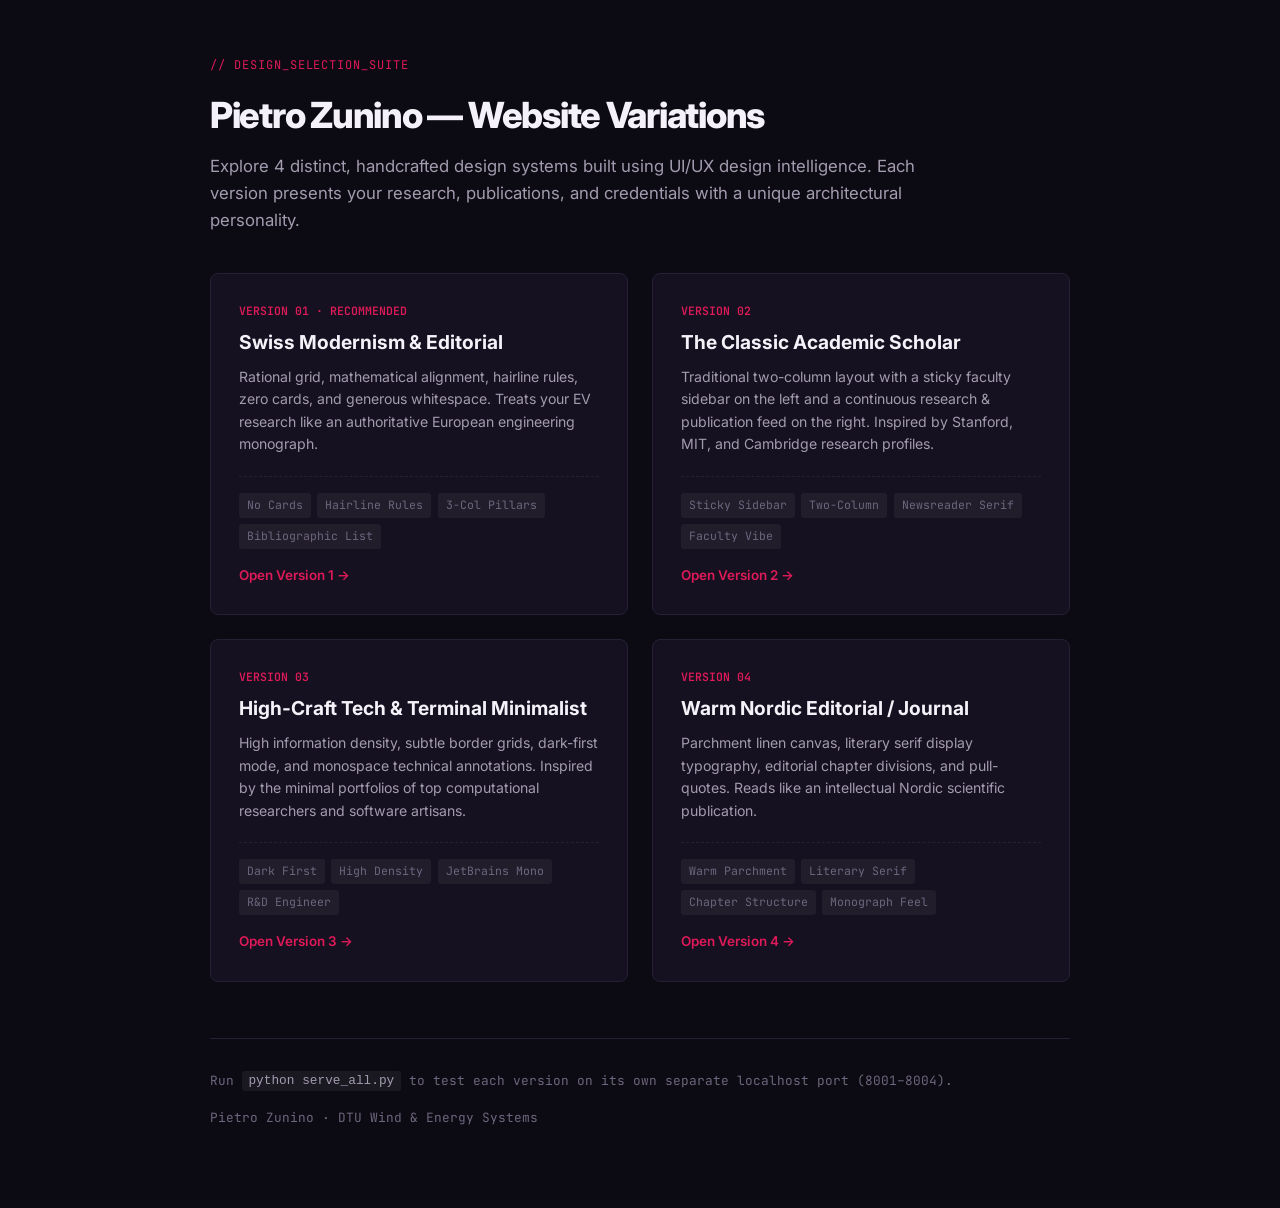
<file: hub.html>
<!DOCTYPE html>
<html lang="en">
<head>
  <meta charset="UTF-8">
  <meta name="viewport" content="width=device-width, initial-scale=1.0">
  <title>Pietro Zunino — Design Variations Hub</title>
  <link rel="preconnect" href="https://fonts.googleapis.com">
  <link rel="preconnect" href="https://fonts.gstatic.com" crossorigin>
  <link href="https://fonts.googleapis.com/css2?family=Inter:wght@400;500;600;700&family=JetBrains+Mono:wght@400;500;600&display=swap" rel="stylesheet">
  <style>
    :root {
      --bg: #0C0A12;
      --card: #151120;
      --card-hover: #1C172B;
      --border: #261F36;
      --border-hover: #483B66;
      --text: #F4F2F8;
      --text-muted: #A39BAF;
      --text-faint: #6E667E;
      --accent: #DE1A58;
      --font-sans: "Inter", -apple-system, sans-serif;
      --font-mono: "JetBrains Mono", monospace;
    }
    *, *::before, *::after { box-sizing: border-box; margin: 0; padding: 0; }
    body {
      font-family: var(--font-sans);
      background: var(--bg);
      color: var(--text);
      line-height: 1.6;
      padding: 3.5rem 1.5rem 5rem 1.5rem;
    }
    .hub-container {
      max-width: 860px;
      margin: 0 auto;
    }
    .hub-badge {
      font-family: var(--font-mono);
      font-size: 0.75rem;
      color: var(--accent);
      text-transform: uppercase;
      letter-spacing: 0.08em;
      margin-bottom: 0.75rem;
    }
    .hub-title {
      font-size: 2.25rem;
      font-weight: 800;
      letter-spacing: -0.035em;
      margin-bottom: 0.5rem;
    }
    .hub-desc {
      font-size: 1.05rem;
      color: var(--text-muted);
      margin-bottom: 2.5rem;
      max-width: 65ch;
    }
    .versions-grid {
      display: grid;
      grid-template-columns: repeat(auto-fit, minmax(360px, 1fr));
      gap: 1.5rem;
    }
    .version-card {
      background: var(--card);
      border: 1px solid var(--border);
      border-radius: 8px;
      padding: 1.75rem;
      display: flex;
      flex-direction: column;
      text-decoration: none;
      color: inherit;
      transition: all 0.2s ease;
    }
    .version-card:hover {
      background: var(--card-hover);
      border-color: var(--accent);
      transform: translateY(-2px);
    }
    .v-tag {
      font-family: var(--font-mono);
      font-size: 0.72rem;
      color: var(--accent);
      font-weight: 600;
      margin-bottom: 0.4rem;
    }
    .v-name {
      font-size: 1.2rem;
      font-weight: 700;
      color: var(--text);
      margin-bottom: 0.5rem;
    }
    .v-desc {
      font-size: 0.88rem;
      color: var(--text-muted);
      line-height: 1.6;
      margin-bottom: 1.25rem;
    }
    .v-traits {
      display: flex;
      flex-wrap: wrap;
      gap: 0.4rem;
      margin-top: auto;
      padding-top: 1rem;
      border-top: 1px dashed var(--border);
    }
    .trait-pill {
      font-family: var(--font-mono);
      font-size: 0.72rem;
      padding: 0.2rem 0.5rem;
      background: rgba(255, 255, 255, 0.05);
      border-radius: 3px;
      color: var(--text-faint);
    }
    .launch-cta {
      margin-top: 1rem;
      font-size: 0.84rem;
      font-weight: 600;
      color: var(--accent);
      display: flex;
      align-items: center;
      gap: 0.35rem;
    }
    .hub-footer {
      margin-top: 3.5rem;
      padding-top: 2rem;
      border-top: 1px solid var(--border);
      font-family: var(--font-mono);
      font-size: 0.8rem;
      color: var(--text-faint);
      display: flex;
      justify-content: space-between;
      flex-wrap: wrap;
      gap: 1rem;
    }
    .hub-footer code {
      color: var(--text-muted);
      background: rgba(255,255,255,0.06);
      padding: 0.15rem 0.4rem;
      border-radius: 3px;
    }
  </style>
</head>
<body>

  <div class="hub-container">
    <div class="hub-badge">// DESIGN_SELECTION_SUITE</div>
    <h1 class="hub-title">Pietro Zunino — Website Variations</h1>
    <p class="hub-desc">
      Explore 4 distinct, handcrafted design systems built using UI/UX design intelligence. Each version presents your research, publications, and credentials with a unique architectural personality.
    </p>

    <div class="versions-grid">

      <!-- Version 1 -->
      <a href="/v1/" class="version-card">
        <div class="v-tag">VERSION 01 · RECOMMENDED</div>
        <h2 class="v-name">Swiss Modernism & Editorial</h2>
        <p class="v-desc">
          Rational grid, mathematical alignment, hairline rules, zero cards, and generous whitespace. Treats your EV research like an authoritative European engineering monograph.
        </p>
        <div class="v-traits">
          <span class="trait-pill">No Cards</span>
          <span class="trait-pill">Hairline Rules</span>
          <span class="trait-pill">3-Col Pillars</span>
          <span class="trait-pill">Bibliographic List</span>
        </div>
        <div class="launch-cta">Open Version 1 →</div>
      </a>

      <!-- Version 2 -->
      <a href="/v2/" class="version-card">
        <div class="v-tag">VERSION 02</div>
        <h2 class="v-name">The Classic Academic Scholar</h2>
        <p class="v-desc">
          Traditional two-column layout with a sticky faculty sidebar on the left and a continuous research & publication feed on the right. Inspired by Stanford, MIT, and Cambridge research profiles.
        </p>
        <div class="v-traits">
          <span class="trait-pill">Sticky Sidebar</span>
          <span class="trait-pill">Two-Column</span>
          <span class="trait-pill">Newsreader Serif</span>
          <span class="trait-pill">Faculty Vibe</span>
        </div>
        <div class="launch-cta">Open Version 2 →</div>
      </a>

      <!-- Version 3 -->
      <a href="/v3/" class="version-card">
        <div class="v-tag">VERSION 03</div>
        <h2 class="v-name">High-Craft Tech & Terminal Minimalist</h2>
        <p class="v-desc">
          High information density, subtle border grids, dark-first mode, and monospace technical annotations. Inspired by the minimal portfolios of top computational researchers and software artisans.
        </p>
        <div class="v-traits">
          <span class="trait-pill">Dark First</span>
          <span class="trait-pill">High Density</span>
          <span class="trait-pill">JetBrains Mono</span>
          <span class="trait-pill">R&D Engineer</span>
        </div>
        <div class="launch-cta">Open Version 3 →</div>
      </a>

      <!-- Version 4 -->
      <a href="/v4/" class="version-card">
        <div class="v-tag">VERSION 04</div>
        <h2 class="v-name">Warm Nordic Editorial / Journal</h2>
        <p class="v-desc">
          Parchment linen canvas, literary serif display typography, editorial chapter divisions, and pull-quotes. Reads like an intellectual Nordic scientific publication.
        </p>
        <div class="v-traits">
          <span class="trait-pill">Warm Parchment</span>
          <span class="trait-pill">Literary Serif</span>
          <span class="trait-pill">Chapter Structure</span>
          <span class="trait-pill">Monograph Feel</span>
        </div>
        <div class="launch-cta">Open Version 4 →</div>
      </a>

    </div>

    <div class="hub-footer">
      <div>Run <code>python serve_all.py</code> to test each version on its own separate localhost port (8001–8004).</div>
      <div>Pietro Zunino · DTU Wind & Energy Systems</div>
    </div>
  </div>

</body>
</html>
</file>
<file: css/style.css>
/* ==========================================================================
   Version 2: The Classic Academic Scholar
   Two-Column Split Layout · Sticky Faculty Sidebar · Scholarly Typography
   ========================================================================== */

:root {
  --bg: #FAFAFC;
  --bg-sidebar: #F4F3F7;
  --border: #E5E1ED;
  --border-strong: #D1C9DC;

  --text: #161220;
  --text-muted: #534D62;
  --text-faint: #857C98;

  --accent: #DE1A58;      /* Raspberry Accent */
  --accent-navy: #1E3A5F; /* Scholarly Navy */
  --accent-gold: #B47306; /* Summa cum laude Gold */

  --font-serif: "Newsreader", "Georgia", "Times New Roman", serif;
  --font-sans: "Inter", -apple-system, BlinkMacSystemFont, "Segoe UI", Roboto, sans-serif;
  --font-mono: "JetBrains Mono", SFMono-Regular, monospace;
}

[data-theme="dark"] {
  --bg: #0C0A12;
  --bg-sidebar: #130F1D;
  --border: #261D36;
  --border-strong: #3A2D52;

  --text: #F3F1F8;
  --text-muted: #A39BAF;
  --text-faint: #736986;

  --accent: #E8386E;
  --accent-navy: #7DA8DE;
  --accent-gold: #E4A638;
}

*, *::before, *::after {
  box-sizing: border-box;
  margin: 0;
  padding: 0;
}

html {
  font-size: 16px;
  scroll-behavior: smooth;
}

body {
  font-family: var(--font-sans);
  background-color: var(--bg);
  color: var(--text);
  line-height: 1.65;
  transition: background-color 0.2s ease, color 0.2s ease;
}

/* Two-Column Scholar Layout */
.scholar-wrapper {
  max-width: 1080px;
  margin: 0 auto;
  padding: 3.5rem 1.75rem;
  display: grid;
  grid-template-columns: 320px 1fr;
  gap: 4.5rem;
  align-items: start;
}

/* Left Sidebar - default static in normal document flow */
.scholar-sidebar {
  display: flex;
  flex-direction: column;
  position: static;
}

/* Sticky sidebar strictly on desktop (>= 861px) */
@media (min-width: 861px) {
  .scholar-sidebar {
    position: sticky;
    top: 3rem;
  }
}

/* Mobile & tablet single column layout (<= 860px) */
@media (max-width: 860px) {
  .scholar-wrapper {
    grid-template-columns: 1fr;
    gap: 2.5rem;
    padding: 2rem 1.25rem;
  }

  .scholar-sidebar {
    position: static !important;
    top: auto !important;
  }

  .scholar-content {
    gap: 1.75rem;
  }

  .scholar-section:not(.is-collapsed) {
    margin-bottom: 1.25rem;
  }
}

.profile-photo-wrapper {
  margin-bottom: 1.5rem;
}

.profile-photo {
  width: 148px;
  height: 148px;
  border-radius: 8px;
  object-fit: cover;
  border: 1px solid var(--border);
  box-shadow: 0 2px 8px rgba(0, 0, 0, 0.08);
  display: block;
  background: var(--bg-sidebar);
}

.profile-name {
  font-family: var(--font-serif);
  font-size: 2.85rem;
  font-weight: 750;
  letter-spacing: -0.03em;
  color: var(--text);
  line-height: 1.1;
  margin-bottom: 0.65rem;
}

.profile-role {
  font-size: 1.15rem;
  font-weight: 650;
  color: var(--text);
  margin-bottom: 0.35rem;
  line-height: 1.35;
}

.profile-inst {
  font-size: 0.95rem;
  color: var(--text-muted);
  line-height: 1.5;
  margin-bottom: 1.75rem;
}

.sidebar-bio {
  font-size: 0.9rem;
  color: var(--text-muted);
  line-height: 1.65;
  padding-bottom: 1.5rem;
  border-bottom: 1px solid var(--border);
  margin-bottom: 1.5rem;
}

.sidebar-bio strong {
  color: var(--text);
}

.sidebar-links {
  list-style: none;
  display: flex;
  flex-direction: column;
  gap: 0.65rem;
  margin-bottom: 1.75rem;
}

.sidebar-links a {
  font-size: 0.9rem;
  color: var(--text-muted);
  text-decoration: none;
  display: inline-flex;
  align-items: center;
  gap: 0.6rem;
  transition: color 0.15s ease;
}

.sidebar-links a:hover {
  color: var(--accent);
}

.sidebar-icon {
  flex-shrink: 0;
  opacity: 0.65;
  transition: opacity 0.15s ease;
}

.sidebar-links a:hover .sidebar-icon {
  opacity: 1;
}

.external-arrow {
  font-family: var(--font-mono);
  font-size: 0.76rem;
  opacity: 0.5;
  margin-left: 0.15rem;
  transition: opacity 0.15s ease;
}

.sidebar-links a:hover .external-arrow {
  opacity: 1;
}

.btn-cv {
  display: inline-flex;
  align-items: center;
  justify-content: center;
  gap: 0.5rem;
  padding: 0.65rem 1.1rem;
  font-size: 0.88rem;
  font-weight: 650;
  background: var(--text);
  color: var(--bg) !important;
  text-decoration: none;
  border-radius: 4px;
  transition: opacity 0.15s ease;
}

.btn-cv:hover {
  opacity: 0.9;
}

.sidebar-footer {
  margin-top: 2rem;
  padding-top: 1rem;
  border-top: 1px solid var(--border);
  display: flex;
  align-items: center;
  justify-content: space-between;
  font-size: 0.8rem;
  color: var(--text-faint);
}

.theme-btn {
  background: transparent;
  border: 1px solid var(--border);
  color: var(--text-muted);
  width: 30px;
  height: 30px;
  border-radius: 4px;
  cursor: pointer;
  display: flex;
  align-items: center;
  justify-content: center;
}

/* Right Content Area */
.scholar-content {
  display: flex;
  flex-direction: column;
  gap: 3.5rem;
}

.section-head {
  display: flex;
  align-items: center;
  justify-content: space-between;
  gap: 1rem;
  border-bottom: 1px solid var(--border);
  padding-bottom: 0.75rem;
  margin-bottom: 1.5rem;
  cursor: pointer;
  user-select: none;
  transition: border-color 0.2s ease;
}

.section-head:hover {
  border-bottom-color: var(--border-strong);
}

.section-head:focus-visible {
  outline: 2px solid var(--accent);
  outline-offset: 4px;
  border-radius: 4px;
}

.section-title {
  font-family: var(--font-serif);
  font-size: 1.85rem;
  font-weight: 750;
  color: var(--text);
  letter-spacing: -0.025em;
  display: inline-flex;
  align-items: center;
  gap: 0.85rem;
}

.section-badge {
  display: inline-flex;
  align-items: center;
  justify-content: center;
  width: 38px;
  height: 38px;
  border-radius: 6px;
  background: var(--bg-sidebar);
  border: 1px solid var(--border);
  color: var(--accent);
  flex-shrink: 0;
  box-shadow: 0 1px 3px rgba(0, 0, 0, 0.04);
  transition: border-color 0.2s ease, transform 0.2s ease;
}

.section-badge svg {
  width: 20px;
  height: 20px;
  stroke: currentColor;
  display: block;
}

.section-head:hover .section-badge {
  border-color: var(--border-strong);
  transform: translateY(-1px);
}

/* Collapsible Accordion Affordance */
.section-chevron {
  display: inline-flex;
  align-items: center;
  justify-content: center;
  color: var(--text-faint);
  flex-shrink: 0;
  transition: transform 0.28s cubic-bezier(0.16, 1, 0.3, 1), color 0.18s ease;
}

.section-head:hover .section-chevron {
  color: var(--accent);
}

/* Accordion Smooth Body Transition */
.section-body {
  display: grid;
  grid-template-rows: 1fr;
  transition: grid-template-rows 0.32s cubic-bezier(0.16, 1, 0.3, 1), opacity 0.22s ease;
  opacity: 1;
}

.section-body-inner {
  overflow: hidden;
  min-height: 0;
}

/* Collapsed State */
.scholar-section.is-collapsed .section-body {
  grid-template-rows: 0fr;
  opacity: 0;
  visibility: hidden;
}

.scholar-section.is-collapsed .section-chevron {
  transform: rotate(-90deg);
}

.scholar-section.is-collapsed .section-head {
  margin-bottom: 0;
}

/* Research Pillars List */
.pillars-stacked {
  display: flex;
  flex-direction: column;
  gap: 2rem;
}

.pillar-item {
  padding-left: 1.35rem;
  border-left: 2px solid var(--border);
  transition: border-color 0.2s ease;
}

.pillar-item:hover {
  border-color: var(--accent);
}

.pillar-item h3 {
  font-family: var(--font-serif);
  font-size: 1.28rem;
  font-weight: 700;
  letter-spacing: -0.015em;
  color: var(--text);
  margin-bottom: 0.45rem;
}

.pillar-item p {
  font-size: 0.94rem;
  color: var(--text-muted);
  line-height: 1.65;
  margin-bottom: 0;
}

.pillar-link {
  font-size: 0.84rem;
  font-weight: 650;
  color: var(--accent);
  text-decoration: none;
  font-family: var(--font-mono);
}

.pillar-link:hover {
  text-decoration: underline;
}

/* Publications */
.pub-group-title {
  font-size: 0.86rem;
  font-family: var(--font-mono);
  font-weight: 650;
  text-transform: uppercase;
  letter-spacing: 0.08em;
  color: var(--text-faint);
  margin: 1.75rem 0 1.15rem 0;
}

.pub-item {
  margin-bottom: 2rem;
}

.pub-title {
  font-family: var(--font-serif);
  font-size: 1.25rem;
  font-weight: 750;
  letter-spacing: -0.015em;
  line-height: 1.35;
  color: var(--text);
  margin-bottom: 0.35rem;
}

.pub-authors {
  font-size: 0.9rem;
  color: var(--text-muted);
  margin-bottom: 0.2rem;
}

.pub-authors strong {
  color: var(--text);
}

.pub-venue {
  font-size: 0.88rem;
  font-style: italic;
  color: var(--text-muted);
  margin-bottom: 0.5rem;
}

.pub-actions {
  display: flex;
  flex-wrap: wrap;
  align-items: center;
  gap: 0.5rem 1rem;
}

.pub-action-link {
  font-size: 0.8rem;
  font-family: var(--font-mono);
  font-weight: 600;
  color: var(--accent);
  text-decoration: none;
  background: none;
  border: none;
  cursor: pointer;
  padding: 0.2rem 0;
  word-break: break-all;
}

.pub-action-link:hover {
  text-decoration: underline;
}

.bibtex-box {
  display: none;
  margin-top: 0.75rem;
  padding: 0.85rem;
  background: var(--bg-sidebar);
  border: 1px solid var(--border);
  border-radius: 4px;
  font-family: var(--font-mono);
  font-size: 0.78rem;
  line-height: 1.5;
  color: var(--text-muted);
  white-space: pre-wrap;
  word-break: break-word;
  overflow-x: auto;
  -webkit-overflow-scrolling: touch;
}

.bibtex-box.show {
  display: block;
}

/* Timeline */
.timeline-list {
  display: flex;
  flex-direction: column;
  gap: 1.5rem;
}

.timeline-row {
  display: grid;
  grid-template-columns: 120px 1fr;
  gap: 1.25rem;
}

@media (max-width: 500px) {
  .timeline-row {
    grid-template-columns: 1fr;
    gap: 0.25rem;
  }
}

.timeline-date {
  font-family: var(--font-mono);
  font-size: 0.82rem;
  color: var(--text-faint);
  padding-top: 0.2rem;
}

.timeline-title {
  font-family: var(--font-serif);
  font-size: 1.2rem;
  font-weight: 700;
  letter-spacing: -0.015em;
  line-height: 1.3;
  color: var(--text);
  margin-bottom: 0.2rem;
}

.timeline-honor {
  font-size: 0.78rem;
  font-family: var(--font-mono);
  font-weight: 600;
  color: var(--accent-gold);
  margin-left: 0.4rem;
  vertical-align: middle;
}

.timeline-sub {
  font-size: 0.92rem;
  color: var(--text-muted);
  margin-bottom: 0.35rem;
  font-weight: 500;
}

.timeline-desc {
  font-size: 0.9rem;
  color: var(--text-muted);
  line-height: 1.6;
}

.timeline-details {
  margin-top: 0.65rem;
  display: flex;
  flex-direction: column;
  gap: 0.45rem;
}

.timeline-detail-item {
  font-size: 0.86rem;
  line-height: 1.5;
  color: var(--text-muted);
}

.timeline-detail-item strong {
  color: var(--text);
  font-weight: 600;
}

.timeline-sublist {
  list-style: disc;
  margin: 0.35rem 0 0 1.25rem;
  padding: 0;
  display: flex;
  flex-direction: column;
  gap: 0.25rem;
}

.timeline-sublist li {
  font-size: 0.83rem;
  color: var(--text-muted);
  line-height: 1.45;
}

.timeline-sublist li em {
  color: var(--text);
  font-style: italic;
}

/* Version Floating Switcher Bar */
.version-banner {
  background: var(--text);
  color: var(--bg);
  padding: 0.4rem 1rem;
  font-size: 0.78rem;
  font-family: var(--font-mono);
  display: flex;
  align-items: center;
  justify-content: center;
  gap: 1rem;
  position: sticky;
  top: 0;
  z-index: 1000;
}

.version-banner a {
  color: var(--bg);
  text-decoration: underline;
  opacity: 0.8;
}

.version-banner a:hover,
.version-banner a.active {
  opacity: 1;
  font-weight: 700;
}

@media (max-width: 480px) {
  .profile-name {
    font-size: 2.25rem;
  }
  .section-title {
    font-size: 1.45rem;
    gap: 0.65rem;
  }
  .section-badge {
    width: 32px;
    height: 32px;
    border-radius: 6px;
  }
  .section-badge svg {
    width: 17px;
    height: 17px;
  }
  .profile-photo {
    width: 120px;
    height: 120px;
  }
  .pillar-item h3 {
    font-size: 1.15rem;
  }
  .pub-title {
    font-size: 1.12rem;
  }
  .version-banner {
    flex-wrap: wrap;
    gap: 0.5rem;
    font-size: 0.72rem;
    padding: 0.4rem 0.6rem;
  }
}
</file>
<file: v1/css/style.css>
/* ==========================================================================
   Pietro Zunino — Personal Academic & Research Monograph
   Style: Swiss Modernism & Typography-First Editorial
   Zero Cards · Zero Drop Shadows · Quiet Authority
   ========================================================================== */

:root {
  /* Ink Palette (Light Theme: Warm Paper & Charcoal) */
  --bg: #FDFDFE;
  --bg-subtle: #F6F5F8;
  --border: #E8E5EE;
  --border-strong: #D3CEE0;

  --text: #130E1F;
  --text-muted: #5A536B;
  --text-faint: #8E86A3;

  /* Accent Ink (Used strictly for links and focal points) */
  --ink-accent: #DE1A58;      /* Warm Raspberry */
  --ink-secondary: #8F0177;   /* Plum */
  --ink-deep: #360185;        /* Deep Indigo */
  --ink-honor: #B47306;       /* Warm Amber */

  --font-sans: "Plus Jakarta Sans", "Inter", -apple-system, BlinkMacSystemFont, "Segoe UI", Roboto, sans-serif;
  --font-mono: "JetBrains Mono", SFMono-Regular, Menlo, Consolas, monospace;

  --measure: 68ch;
}

[data-theme="dark"] {
  /* Ink Palette (Dark Theme: Deep Slate & Archival White) */
  --bg: #0C0A12;
  --bg-subtle: #14111D;
  --border: #241D32;
  --border-strong: #382E4D;

  --text: #F4F2F8;
  --text-muted: #A39BAF;
  --text-faint: #6E667E;

  --ink-accent: #E8386E;
  --ink-secondary: #C445AC;
  --ink-deep: #7D49DE;
  --ink-honor: #E4A638;
}

/* Base Reset & Accessibility */
*, *::before, *::after {
  box-sizing: border-box;
  margin: 0;
  padding: 0;
}

html {
  font-size: 16px;
  scroll-behavior: smooth;
  -webkit-text-size-adjust: 100%;
}

body {
  font-family: var(--font-sans);
  background-color: var(--bg);
  color: var(--text);
  line-height: 1.65;
  -webkit-font-smoothing: antialiased;
  -moz-osx-font-smoothing: grayscale;
  transition: background-color 0.2s ease, color 0.2s ease;
}

/* Accessible Focus States */
a:focus-visible,
button:focus-visible {
  outline: 2px solid var(--ink-accent);
  outline-offset: 3px;
}

.skip-link {
  position: absolute;
  top: -60px;
  left: 1.5rem;
  background: var(--text);
  color: var(--bg);
  padding: 0.5rem 1rem;
  font-weight: 600;
  font-size: 0.85rem;
  z-index: 100;
  text-decoration: none;
  transition: top 0.2s ease;
}

.skip-link:focus {
  top: 1rem;
}

@media (prefers-reduced-motion: reduce) {
  *, *::before, *::after {
    animation: none !important;
    transition: none !important;
    scroll-behavior: auto !important;
  }
}

/* Layout Container */
.container {
  max-width: 760px;
  margin: 0 auto;
  padding: 0 1.5rem;
}

/* Floating Version Switcher Bar */
.version-banner {
  background: var(--text);
  color: var(--bg);
  padding: 0.4rem 1rem;
  font-size: 0.78rem;
  font-family: var(--font-mono);
  display: flex;
  align-items: center;
  justify-content: center;
  gap: 1rem;
  position: sticky;
  top: 0;
  z-index: 1000;
}

.version-banner a {
  color: var(--bg);
  text-decoration: underline;
  opacity: 0.8;
}

.version-banner a:hover,
.version-banner a.active {
  opacity: 1;
  font-weight: 700;
}

/* Site Header */
.site-header {
  padding: 2.5rem 0 2rem 0;
  border-bottom: 1px solid var(--border);
}

.header-top-row {
  display: flex;
  align-items: baseline;
  justify-content: space-between;
  margin-bottom: 1.25rem;
}

.header-name {
  font-size: 1.5rem;
  font-weight: 800;
  letter-spacing: -0.03em;
  color: var(--text);
  text-decoration: none;
}

.theme-btn {
  background: transparent;
  border: 1px solid var(--border);
  color: var(--text-muted);
  width: 34px;
  height: 34px;
  border-radius: 4px;
  display: flex;
  align-items: center;
  justify-content: center;
  cursor: pointer;
  transition: color 0.15s ease, border-color 0.15s ease;
}

.theme-btn:hover {
  color: var(--ink-accent);
  border-color: var(--ink-accent);
}

.nav-links {
  display: flex;
  flex-wrap: wrap;
  gap: 1.5rem;
  list-style: none;
}

.nav-links a {
  font-size: 0.88rem;
  font-weight: 550;
  color: var(--text-muted);
  text-decoration: none;
  transition: color 0.15s ease;
}

.nav-links a:hover {
  color: var(--ink-accent);
}

/* Hero Section */
.hero {
  padding: 3.5rem 0 3rem 0;
  border-bottom: 1px solid var(--border);
}

.hero-meta {
  font-family: var(--font-mono);
  font-size: 0.8rem;
  color: var(--text-faint);
  letter-spacing: 0.02em;
  margin-bottom: 1rem;
}

.hero-headline {
  font-size: 1.35rem;
  font-weight: 600;
  line-height: 1.5;
  color: var(--text);
  margin-bottom: 1.25rem;
  max-width: var(--measure);
}

.hero-bio {
  font-size: 1rem;
  color: var(--text-muted);
  line-height: 1.75;
  max-width: var(--measure);
  margin-bottom: 1.75rem;
}

.hero-bio strong {
  color: var(--text);
  font-weight: 600;
}

.hero-actions {
  display: flex;
  flex-wrap: wrap;
  align-items: center;
  gap: 1.25rem;
}

.action-link {
  font-size: 0.88rem;
  font-weight: 600;
  color: var(--text);
  text-decoration: none;
  display: inline-flex;
  align-items: center;
  gap: 0.35rem;
  border-bottom: 1px solid var(--border-strong);
  padding-bottom: 2px;
  transition: border-color 0.15s ease, color 0.15s ease;
}

.action-link:hover {
  color: var(--ink-accent);
  border-color: var(--ink-accent);
}

.action-link-primary {
  color: var(--ink-accent);
  border-color: var(--ink-accent);
}

/* Section Layout */
.section {
  padding: 3rem 0;
  border-bottom: 1px solid var(--border);
}

.section-title {
  font-size: 1.15rem;
  font-weight: 750;
  letter-spacing: -0.02em;
  color: var(--text);
  margin-bottom: 1.75rem;
  text-transform: uppercase;
  font-size: 0.85rem;
  letter-spacing: 0.08em;
  color: var(--text-muted);
}

/* Research Pillars (3 Clean Editorial Columns) */
.pillars-grid {
  display: grid;
  grid-template-columns: repeat(3, 1fr);
  gap: 2rem;
}

@media (max-width: 680px) {
  .pillars-grid {
    grid-template-columns: 1fr;
    gap: 2rem;
  }
}

.pillar-col {
  display: flex;
  flex-direction: column;
}

.pillar-num {
  font-family: var(--font-mono);
  font-size: 0.78rem;
  font-weight: 700;
  color: var(--ink-accent);
  margin-bottom: 0.6rem;
}

.pillar-heading {
  font-size: 1.05rem;
  font-weight: 700;
  line-height: 1.35;
  color: var(--text);
  margin-bottom: 0.65rem;
}

.pillar-text {
  font-size: 0.9rem;
  color: var(--text-muted);
  line-height: 1.6;
  margin-bottom: 1rem;
}

.pillar-read {
  margin-top: auto;
  font-size: 0.82rem;
  font-weight: 600;
  color: var(--ink-accent);
  text-decoration: none;
  display: inline-flex;
  align-items: center;
  gap: 0.25rem;
}

.pillar-read:hover {
  text-decoration: underline;
}

/* Publications List (Clean Bibliographic Style) */
.pub-list {
  display: flex;
  flex-direction: column;
  gap: 2rem;
}

.pub-item {
  display: grid;
  grid-template-columns: 70px 1fr;
  gap: 1.5rem;
  align-items: baseline;
}

@media (max-width: 540px) {
  .pub-item {
    grid-template-columns: 1fr;
    gap: 0.35rem;
  }
}

.pub-year {
  font-family: var(--font-mono);
  font-size: 0.82rem;
  font-weight: 600;
  color: var(--text-faint);
}

.pub-title {
  font-size: 1.05rem;
  font-weight: 700;
  line-height: 1.4;
  color: var(--text);
  margin-bottom: 0.35rem;
}

.pub-authors {
  font-size: 0.9rem;
  color: var(--text-muted);
  margin-bottom: 0.25rem;
}

.pub-authors strong {
  color: var(--text);
  font-weight: 650;
}

.pub-venue {
  font-size: 0.88rem;
  color: var(--text-muted);
  font-style: italic;
  margin-bottom: 0.65rem;
}

.pub-links {
  display: flex;
  align-items: center;
  gap: 0.85rem;
}

.pub-link-text {
  font-size: 0.8rem;
  font-family: var(--font-mono);
  font-weight: 600;
  color: var(--ink-accent);
  text-decoration: none;
  background: none;
  border: none;
  cursor: pointer;
  padding: 0;
}

.pub-link-text:hover {
  text-decoration: underline;
}

.bibtex-panel {
  display: none;
  margin-top: 1rem;
  padding: 1rem;
  background: var(--bg-subtle);
  border: 1px solid var(--border);
  border-radius: 4px;
  font-family: var(--font-mono);
  font-size: 0.78rem;
  line-height: 1.5;
  color: var(--text-muted);
  white-space: pre-wrap;
  word-break: break-word;
}

.bibtex-panel.show {
  display: block;
}

/* Experience & Education List */
.entries-list {
  display: flex;
  flex-direction: column;
  gap: 1.75rem;
}

.entry-row {
  display: grid;
  grid-template-columns: 140px 1fr;
  gap: 1.5rem;
  align-items: baseline;
}

@media (max-width: 540px) {
  .entry-row {
    grid-template-columns: 1fr;
    gap: 0.25rem;
  }
}

.entry-period {
  font-family: var(--font-mono);
  font-size: 0.82rem;
  font-weight: 500;
  color: var(--text-faint);
}

.entry-role {
  font-size: 1rem;
  font-weight: 700;
  color: var(--text);
  display: flex;
  align-items: baseline;
  flex-wrap: wrap;
  gap: 0.5rem;
}

.entry-honor {
  font-size: 0.75rem;
  font-weight: 600;
  font-family: var(--font-mono);
  color: var(--ink-honor);
}

.entry-institution {
  font-size: 0.9rem;
  color: var(--text-muted);
  margin-bottom: 0.35rem;
}

.entry-desc {
  font-size: 0.88rem;
  color: var(--text-muted);
  line-height: 1.6;
}

/* Honors & Activities */
.awards-list {
  display: flex;
  flex-direction: column;
  gap: 1.5rem;
}

.award-item {
  display: grid;
  grid-template-columns: 140px 1fr;
  gap: 1.5rem;
  align-items: baseline;
}

@media (max-width: 540px) {
  .award-item {
    grid-template-columns: 1fr;
    gap: 0.25rem;
  }
}

.award-year {
  font-family: var(--font-mono);
  font-size: 0.82rem;
  color: var(--text-faint);
}

.award-heading {
  font-size: 0.98rem;
  font-weight: 700;
  color: var(--text);
  margin-bottom: 0.25rem;
}

.award-detail {
  font-size: 0.88rem;
  color: var(--text-muted);
  line-height: 1.55;
}

/* Technical Toolkit (Categorized Editorial Lists) */
.toolkit-grid {
  display: grid;
  grid-template-columns: repeat(3, 1fr);
  gap: 2rem;
}

@media (max-width: 680px) {
  .toolkit-grid {
    grid-template-columns: 1fr;
    gap: 1.5rem;
  }
}

.toolkit-group-title {
  font-family: var(--font-mono);
  font-size: 0.75rem;
  font-weight: 700;
  text-transform: uppercase;
  letter-spacing: 0.06em;
  color: var(--ink-secondary);
  margin-bottom: 0.75rem;
}

.toolkit-list {
  list-style: none;
  display: flex;
  flex-direction: column;
  gap: 0.4rem;
}

.toolkit-list li {
  font-size: 0.88rem;
  color: var(--text-muted);
  line-height: 1.45;
}

/* Site Footer */
.site-footer {
  padding: 3rem 0;
  font-size: 0.82rem;
  color: var(--text-faint);
}

.footer-row {
  display: flex;
  flex-wrap: wrap;
  align-items: center;
  justify-content: space-between;
  gap: 1rem;
}

.footer-row a {
  color: var(--text-muted);
  text-decoration: none;
  transition: color 0.15s ease;
}

.footer-row a:hover {
  color: var(--ink-accent);
}
</file>
<file: v2/css/style.css>
/* ==========================================================================
   Version 2: The Classic Academic Scholar
   Two-Column Split Layout · Sticky Faculty Sidebar · Scholarly Typography
   ========================================================================== */

:root {
  --bg: #FAFAFC;
  --bg-sidebar: #F4F3F7;
  --border: #E5E1ED;
  --border-strong: #D1C9DC;

  --text: #161220;
  --text-muted: #534D62;
  --text-faint: #857C98;

  --accent: #DE1A58;      /* Raspberry Accent */
  --accent-navy: #1E3A5F; /* Scholarly Navy */
  --accent-gold: #B47306; /* Summa cum laude Gold */

  --font-serif: "Newsreader", "Georgia", "Times New Roman", serif;
  --font-sans: "Inter", -apple-system, BlinkMacSystemFont, "Segoe UI", Roboto, sans-serif;
  --font-mono: "JetBrains Mono", SFMono-Regular, monospace;
}

[data-theme="dark"] {
  --bg: #0C0A12;
  --bg-sidebar: #130F1D;
  --border: #261D36;
  --border-strong: #3A2D52;

  --text: #F3F1F8;
  --text-muted: #A39BAF;
  --text-faint: #736986;

  --accent: #E8386E;
  --accent-navy: #7DA8DE;
  --accent-gold: #E4A638;
}

*, *::before, *::after {
  box-sizing: border-box;
  margin: 0;
  padding: 0;
}

html {
  font-size: 16px;
  scroll-behavior: smooth;
}

body {
  font-family: var(--font-sans);
  background-color: var(--bg);
  color: var(--text);
  line-height: 1.65;
  transition: background-color 0.2s ease, color 0.2s ease;
}

/* Two-Column Scholar Layout */
.scholar-wrapper {
  max-width: 1080px;
  margin: 0 auto;
  padding: 3.5rem 1.75rem;
  display: grid;
  grid-template-columns: 320px 1fr;
  gap: 4.5rem;
  align-items: start;
}

/* Left Sidebar - default static in normal document flow */
.scholar-sidebar {
  display: flex;
  flex-direction: column;
  position: static;
}

/* Sticky sidebar strictly on desktop (>= 861px) */
@media (min-width: 861px) {
  .scholar-sidebar {
    position: sticky;
    top: 3rem;
  }
}

/* Mobile & tablet single column layout (<= 860px) */
@media (max-width: 860px) {
  .scholar-wrapper {
    grid-template-columns: 1fr;
    gap: 2.5rem;
    padding: 2rem 1.25rem;
  }

  .scholar-sidebar {
    position: static !important;
    top: auto !important;
  }

  .scholar-content {
    gap: 1.75rem;
  }

  .scholar-section:not(.is-collapsed) {
    margin-bottom: 1.25rem;
  }
}

.profile-photo-wrapper {
  margin-bottom: 1.5rem;
}

.profile-photo {
  width: 148px;
  height: 148px;
  border-radius: 8px;
  object-fit: cover;
  border: 1px solid var(--border);
  box-shadow: 0 2px 8px rgba(0, 0, 0, 0.08);
  display: block;
  background: var(--bg-sidebar);
}

.profile-name {
  font-family: var(--font-serif);
  font-size: 2.85rem;
  font-weight: 750;
  letter-spacing: -0.03em;
  color: var(--text);
  line-height: 1.1;
  margin-bottom: 0.65rem;
}

.profile-role {
  font-size: 1.15rem;
  font-weight: 650;
  color: var(--text);
  margin-bottom: 0.35rem;
  line-height: 1.35;
}

.profile-inst {
  font-size: 0.95rem;
  color: var(--text-muted);
  line-height: 1.5;
  margin-bottom: 1.75rem;
}

.sidebar-bio {
  font-size: 0.9rem;
  color: var(--text-muted);
  line-height: 1.65;
  padding-bottom: 1.5rem;
  border-bottom: 1px solid var(--border);
  margin-bottom: 1.5rem;
}

.sidebar-bio strong {
  color: var(--text);
}

.sidebar-links {
  list-style: none;
  display: flex;
  flex-direction: column;
  gap: 0.65rem;
  margin-bottom: 1.75rem;
}

.sidebar-links a {
  font-size: 0.9rem;
  color: var(--text-muted);
  text-decoration: none;
  display: inline-flex;
  align-items: center;
  gap: 0.6rem;
  transition: color 0.15s ease;
}

.sidebar-links a:hover {
  color: var(--accent);
}

.sidebar-icon {
  flex-shrink: 0;
  opacity: 0.65;
  transition: opacity 0.15s ease;
}

.sidebar-links a:hover .sidebar-icon {
  opacity: 1;
}

.external-arrow {
  font-family: var(--font-mono);
  font-size: 0.76rem;
  opacity: 0.5;
  margin-left: 0.15rem;
  transition: opacity 0.15s ease;
}

.sidebar-links a:hover .external-arrow {
  opacity: 1;
}

.btn-cv {
  display: inline-flex;
  align-items: center;
  justify-content: center;
  gap: 0.5rem;
  padding: 0.65rem 1.1rem;
  font-size: 0.88rem;
  font-weight: 650;
  background: var(--text);
  color: var(--bg) !important;
  text-decoration: none;
  border-radius: 4px;
  transition: opacity 0.15s ease;
}

.btn-cv:hover {
  opacity: 0.9;
}

.sidebar-footer {
  margin-top: 2rem;
  padding-top: 1rem;
  border-top: 1px solid var(--border);
  display: flex;
  align-items: center;
  justify-content: space-between;
  font-size: 0.8rem;
  color: var(--text-faint);
}

.theme-btn {
  background: transparent;
  border: 1px solid var(--border);
  color: var(--text-muted);
  width: 30px;
  height: 30px;
  border-radius: 4px;
  cursor: pointer;
  display: flex;
  align-items: center;
  justify-content: center;
}

/* Right Content Area */
.scholar-content {
  display: flex;
  flex-direction: column;
  gap: 3.5rem;
}

.section-head {
  display: flex;
  align-items: center;
  justify-content: space-between;
  gap: 1rem;
  border-bottom: 1px solid var(--border);
  padding-bottom: 0.75rem;
  margin-bottom: 1.5rem;
  cursor: pointer;
  user-select: none;
  transition: border-color 0.2s ease;
}

.section-head:hover {
  border-bottom-color: var(--border-strong);
}

.section-head:focus-visible {
  outline: 2px solid var(--accent);
  outline-offset: 4px;
  border-radius: 4px;
}

.section-title {
  font-family: var(--font-serif);
  font-size: 1.85rem;
  font-weight: 750;
  color: var(--text);
  letter-spacing: -0.025em;
  display: inline-flex;
  align-items: center;
  gap: 0.85rem;
}

.section-badge {
  display: inline-flex;
  align-items: center;
  justify-content: center;
  width: 38px;
  height: 38px;
  border-radius: 6px;
  background: var(--bg-sidebar);
  border: 1px solid var(--border);
  color: var(--accent);
  flex-shrink: 0;
  box-shadow: 0 1px 3px rgba(0, 0, 0, 0.04);
  transition: border-color 0.2s ease, transform 0.2s ease;
}

.section-badge svg {
  width: 20px;
  height: 20px;
  stroke: currentColor;
  display: block;
}

.section-head:hover .section-badge {
  border-color: var(--border-strong);
  transform: translateY(-1px);
}

/* Collapsible Accordion Affordance */
.section-chevron {
  display: inline-flex;
  align-items: center;
  justify-content: center;
  color: var(--text-faint);
  flex-shrink: 0;
  transition: transform 0.28s cubic-bezier(0.16, 1, 0.3, 1), color 0.18s ease;
}

.section-head:hover .section-chevron {
  color: var(--accent);
}

/* Accordion Smooth Body Transition */
.section-body {
  display: grid;
  grid-template-rows: 1fr;
  transition: grid-template-rows 0.32s cubic-bezier(0.16, 1, 0.3, 1), opacity 0.22s ease;
  opacity: 1;
}

.section-body-inner {
  overflow: hidden;
  min-height: 0;
}

/* Collapsed State */
.scholar-section.is-collapsed .section-body {
  grid-template-rows: 0fr;
  opacity: 0;
  visibility: hidden;
}

.scholar-section.is-collapsed .section-chevron {
  transform: rotate(-90deg);
}

.scholar-section.is-collapsed .section-head {
  margin-bottom: 0;
}

/* Research Pillars List */
.pillars-stacked {
  display: flex;
  flex-direction: column;
  gap: 2rem;
}

.pillar-item {
  padding-left: 1.35rem;
  border-left: 2px solid var(--border);
  transition: border-color 0.2s ease;
}

.pillar-item:hover {
  border-color: var(--accent);
}

.pillar-item h3 {
  font-family: var(--font-serif);
  font-size: 1.28rem;
  font-weight: 700;
  letter-spacing: -0.015em;
  color: var(--text);
  margin-bottom: 0.45rem;
}

.pillar-item p {
  font-size: 0.94rem;
  color: var(--text-muted);
  line-height: 1.65;
  margin-bottom: 0;
}

.pillar-link {
  font-size: 0.84rem;
  font-weight: 650;
  color: var(--accent);
  text-decoration: none;
  font-family: var(--font-mono);
}

.pillar-link:hover {
  text-decoration: underline;
}

/* Publications */
.pub-group-title {
  font-size: 0.86rem;
  font-family: var(--font-mono);
  font-weight: 650;
  text-transform: uppercase;
  letter-spacing: 0.08em;
  color: var(--text-faint);
  margin: 1.75rem 0 1.15rem 0;
}

.pub-item {
  margin-bottom: 2rem;
}

.pub-title {
  font-family: var(--font-serif);
  font-size: 1.25rem;
  font-weight: 750;
  letter-spacing: -0.015em;
  line-height: 1.35;
  color: var(--text);
  margin-bottom: 0.35rem;
}

.pub-authors {
  font-size: 0.9rem;
  color: var(--text-muted);
  margin-bottom: 0.2rem;
}

.pub-authors strong {
  color: var(--text);
}

.pub-venue {
  font-size: 0.88rem;
  font-style: italic;
  color: var(--text-muted);
  margin-bottom: 0.5rem;
}

.pub-actions {
  display: flex;
  flex-wrap: wrap;
  align-items: center;
  gap: 0.5rem 1rem;
}

.pub-action-link {
  font-size: 0.8rem;
  font-family: var(--font-mono);
  font-weight: 600;
  color: var(--accent);
  text-decoration: none;
  background: none;
  border: none;
  cursor: pointer;
  padding: 0.2rem 0;
  word-break: break-all;
}

.pub-action-link:hover {
  text-decoration: underline;
}

.bibtex-box {
  display: none;
  margin-top: 0.75rem;
  padding: 0.85rem;
  background: var(--bg-sidebar);
  border: 1px solid var(--border);
  border-radius: 4px;
  font-family: var(--font-mono);
  font-size: 0.78rem;
  line-height: 1.5;
  color: var(--text-muted);
  white-space: pre-wrap;
  word-break: break-word;
  overflow-x: auto;
  -webkit-overflow-scrolling: touch;
}

.bibtex-box.show {
  display: block;
}

/* Timeline */
.timeline-list {
  display: flex;
  flex-direction: column;
  gap: 1.5rem;
}

.timeline-row {
  display: grid;
  grid-template-columns: 120px 1fr;
  gap: 1.25rem;
}

@media (max-width: 500px) {
  .timeline-row {
    grid-template-columns: 1fr;
    gap: 0.25rem;
  }
}

.timeline-date {
  font-family: var(--font-mono);
  font-size: 0.82rem;
  color: var(--text-faint);
  padding-top: 0.2rem;
}

.timeline-title {
  font-family: var(--font-serif);
  font-size: 1.2rem;
  font-weight: 700;
  letter-spacing: -0.015em;
  line-height: 1.3;
  color: var(--text);
  margin-bottom: 0.2rem;
}

.timeline-honor {
  font-size: 0.78rem;
  font-family: var(--font-mono);
  font-weight: 600;
  color: var(--accent-gold);
  margin-left: 0.4rem;
  vertical-align: middle;
}

.timeline-sub {
  font-size: 0.92rem;
  color: var(--text-muted);
  margin-bottom: 0.35rem;
  font-weight: 500;
}

.timeline-desc {
  font-size: 0.9rem;
  color: var(--text-muted);
  line-height: 1.6;
}

.timeline-details {
  margin-top: 0.65rem;
  display: flex;
  flex-direction: column;
  gap: 0.45rem;
}

.timeline-detail-item {
  font-size: 0.86rem;
  line-height: 1.5;
  color: var(--text-muted);
}

.timeline-detail-item strong {
  color: var(--text);
  font-weight: 600;
}

.timeline-sublist {
  list-style: disc;
  margin: 0.35rem 0 0 1.25rem;
  padding: 0;
  display: flex;
  flex-direction: column;
  gap: 0.25rem;
}

.timeline-sublist li {
  font-size: 0.83rem;
  color: var(--text-muted);
  line-height: 1.45;
}

.timeline-sublist li em {
  color: var(--text);
  font-style: italic;
}

/* Version Floating Switcher Bar */
.version-banner {
  background: var(--text);
  color: var(--bg);
  padding: 0.4rem 1rem;
  font-size: 0.78rem;
  font-family: var(--font-mono);
  display: flex;
  align-items: center;
  justify-content: center;
  gap: 1rem;
  position: sticky;
  top: 0;
  z-index: 1000;
}

.version-banner a {
  color: var(--bg);
  text-decoration: underline;
  opacity: 0.8;
}

.version-banner a:hover,
.version-banner a.active {
  opacity: 1;
  font-weight: 700;
}

@media (max-width: 480px) {
  .profile-name {
    font-size: 2.25rem;
  }
  .section-title {
    font-size: 1.45rem;
    gap: 0.65rem;
  }
  .section-badge {
    width: 32px;
    height: 32px;
    border-radius: 6px;
  }
  .section-badge svg {
    width: 17px;
    height: 17px;
  }
  .profile-photo {
    width: 120px;
    height: 120px;
  }
  .pillar-item h3 {
    font-size: 1.15rem;
  }
  .pub-title {
    font-size: 1.12rem;
  }
  .version-banner {
    flex-wrap: wrap;
    gap: 0.5rem;
    font-size: 0.72rem;
    padding: 0.4rem 0.6rem;
  }
}
</file>
<file: v3/css/style.css>
/* ==========================================================================
   Version 3: High-Craft Tech & Terminal Minimalist
   Monospace Precision · Low Chrome · Dark-First Mode
   ========================================================================== */

:root {
  --bg: #0C0A10;
  --bg-hover: #161220;
  --border: #231C30;
  --border-active: #3C3050;

  --text: #F3F1F7;
  --text-muted: #9E96AF;
  --text-faint: #675E7A;

  --accent: #DE1A58;       /* Raspberry */
  --accent-amber: #F4B342; /* Terminal Amber */
  --accent-teal: #10B981;  /* Terminal Green */

  --font-mono: "JetBrains Mono", SFMono-Regular, Menlo, monospace;
  --font-sans: "Inter", -apple-system, BlinkMacSystemFont, sans-serif;
}

[data-theme="light"] {
  --bg: #FAFAFD;
  --bg-hover: #F2EFF7;
  --border: #E4E0EC;
  --border-active: #CCC6D9;

  --text: #130E20;
  --text-muted: #58506A;
  --text-faint: #8F87A1;

  --accent: #DE1A58;
  --accent-amber: #B47306;
}

*, *::before, *::after {
  box-sizing: border-box;
  margin: 0;
  padding: 0;
}

html {
  font-size: 16px;
  scroll-behavior: smooth;
}

body {
  font-family: var(--font-sans);
  background-color: var(--bg);
  color: var(--text);
  line-height: 1.6;
  -webkit-font-smoothing: antialiased;
  transition: background-color 0.2s ease, color 0.2s ease;
}

/* Container */
.terminal-container {
  max-width: 720px;
  margin: 0 auto;
  padding: 0 1.5rem 4rem 1.5rem;
}

/* Floating Switcher */
.version-banner {
  background: var(--border);
  color: var(--text);
  padding: 0.4rem 1rem;
  font-size: 0.78rem;
  font-family: var(--font-mono);
  display: flex;
  align-items: center;
  justify-content: center;
  gap: 1rem;
  margin-bottom: 2rem;
  border-bottom: 1px solid var(--border-active);
}

.version-banner a {
  color: var(--text-muted);
  text-decoration: underline;
}

.version-banner a:hover,
.version-banner a.active {
  color: var(--accent);
  font-weight: 700;
}

/* Terminal Header */
.terminal-header {
  padding: 2.5rem 0 2rem 0;
  border-bottom: 1px solid var(--border);
}

.terminal-meta-row {
  display: flex;
  align-items: center;
  justify-content: space-between;
  font-family: var(--font-mono);
  font-size: 0.75rem;
  color: var(--text-faint);
  margin-bottom: 1.5rem;
}

.status-dot {
  display: inline-block;
  width: 6px;
  height: 6px;
  border-radius: 50%;
  background: var(--accent-teal);
  margin-right: 0.4rem;
}

.theme-btn {
  background: transparent;
  border: 1px solid var(--border);
  color: var(--text-muted);
  font-family: var(--font-mono);
  font-size: 0.75rem;
  padding: 0.2rem 0.6rem;
  border-radius: 3px;
  cursor: pointer;
}

.theme-btn:hover {
  color: var(--accent);
  border-color: var(--accent);
}

.terminal-title {
  font-size: 2rem;
  font-weight: 800;
  letter-spacing: -0.04em;
  color: var(--text);
  margin-bottom: 0.5rem;
}

.terminal-role {
  font-family: var(--font-mono);
  font-size: 0.9rem;
  color: var(--accent);
  margin-bottom: 1.25rem;
}

.terminal-bio {
  font-size: 0.95rem;
  color: var(--text-muted);
  line-height: 1.7;
  margin-bottom: 1.5rem;
}

.terminal-bio strong {
  color: var(--text);
}

.terminal-links {
  display: flex;
  flex-wrap: wrap;
  gap: 1.25rem;
  font-family: var(--font-mono);
  font-size: 0.82rem;
}

.terminal-links a {
  color: var(--text);
  text-decoration: none;
  border-bottom: 1px solid var(--border-active);
  padding-bottom: 2px;
  transition: all 0.15s ease;
}

.terminal-links a:hover {
  color: var(--accent);
  border-color: var(--accent);
}

/* Sections */
.t-section {
  padding: 2.75rem 0;
  border-bottom: 1px solid var(--border);
}

.t-section-label {
  font-family: var(--font-mono);
  font-size: 0.75rem;
  text-transform: uppercase;
  letter-spacing: 0.08em;
  color: var(--text-faint);
  margin-bottom: 1.5rem;
  display: flex;
  align-items: center;
  gap: 0.5rem;
}

.t-section-label::after {
  content: "";
  flex: 1;
  height: 1px;
  background: var(--border);
}

/* Pillars List */
.t-pillar-list {
  display: flex;
  flex-direction: column;
  gap: 1rem;
}

.t-pillar-row {
  padding: 1rem;
  background: transparent;
  border: 1px solid var(--border);
  border-radius: 4px;
  transition: all 0.15s ease;
}

.t-pillar-row:hover {
  background: var(--bg-hover);
  border-color: var(--border-active);
}

.t-pillar-header {
  display: flex;
  align-items: baseline;
  justify-content: space-between;
  margin-bottom: 0.35rem;
}

.t-pillar-name {
  font-size: 1rem;
  font-weight: 700;
  color: var(--text);
}

.t-pillar-idx {
  font-family: var(--font-mono);
  font-size: 0.75rem;
  color: var(--accent);
}

.t-pillar-desc {
  font-size: 0.88rem;
  color: var(--text-muted);
  line-height: 1.6;
  margin-bottom: 0.5rem;
}

.t-pillar-link {
  font-family: var(--font-mono);
  font-size: 0.78rem;
  color: var(--accent);
  text-decoration: none;
}

.t-pillar-link:hover {
  text-decoration: underline;
}

/* Publications */
.t-pub-list {
  display: flex;
  flex-direction: column;
  gap: 1.5rem;
}

.t-pub-row {
  display: grid;
  grid-template-columns: 55px 1fr;
  gap: 1rem;
}

.t-pub-year {
  font-family: var(--font-mono);
  font-size: 0.82rem;
  color: var(--text-faint);
}

.t-pub-title {
  font-size: 0.98rem;
  font-weight: 650;
  color: var(--text);
  line-height: 1.45;
  margin-bottom: 0.25rem;
}

.t-pub-authors {
  font-size: 0.86rem;
  color: var(--text-muted);
  margin-bottom: 0.2rem;
}

.t-pub-authors strong {
  color: var(--text);
}

.t-pub-venue {
  font-size: 0.84rem;
  color: var(--text-faint);
  font-style: italic;
  margin-bottom: 0.5rem;
}

.t-pub-actions {
  display: flex;
  gap: 0.75rem;
  font-family: var(--font-mono);
  font-size: 0.78rem;
}

.t-pub-actions a,
.t-pub-actions button {
  color: var(--accent);
  background: none;
  border: none;
  cursor: pointer;
  padding: 0;
  text-decoration: underline;
}

.bibtex-box {
  display: none;
  margin-top: 0.75rem;
  padding: 0.75rem;
  background: var(--bg-hover);
  border: 1px solid var(--border);
  font-family: var(--font-mono);
  font-size: 0.75rem;
  color: var(--text-muted);
  white-space: pre-wrap;
}

.bibtex-box.show {
  display: block;
}

/* Timeline */
.t-timeline-row {
  display: grid;
  grid-template-columns: 110px 1fr;
  gap: 1rem;
  margin-bottom: 1.25rem;
}

.t-timeline-date {
  font-family: var(--font-mono);
  font-size: 0.8rem;
  color: var(--text-faint);
}

.t-timeline-title {
  font-size: 0.94rem;
  font-weight: 700;
  color: var(--text);
}

.t-timeline-sub {
  font-size: 0.86rem;
  color: var(--text-muted);
  margin-bottom: 0.2rem;
}

.t-timeline-desc {
  font-size: 0.85rem;
  color: var(--text-muted);
  line-height: 1.55;
}

.t-honor {
  color: var(--accent-amber);
  font-family: var(--font-mono);
  font-size: 0.75rem;
  font-weight: 600;
}

/* Footer */
.terminal-footer {
  padding: 3rem 0;
  font-family: var(--font-mono);
  font-size: 0.78rem;
  color: var(--text-faint);
  display: flex;
  justify-content: space-between;
}
</file>
<file: v4/css/style.css>
/* ==========================================================================
   Version 4: Warm Nordic Editorial / Journal
   Parchment & Charcoal · Literary Serif Display · Classical Chapters
   ========================================================================== */

:root {
  --bg: #FAF7F2;
  --bg-warm: #F2ECE1;
  --border: #E5DDCF;
  --border-dark: #CFC3B0;

  --text: #1C181D;
  --text-muted: #5C5460;
  --text-faint: #8E8492;

  --accent-burgundy: #8F014E; /* Deep Nordic Berry */
  --accent-gold: #B47306;     /* Muted Gold */
  --accent-link: #DE1A58;     /* Raspberry */

  --font-serif: "Newsreader", "Georgia", "Garamond", serif;
  --font-sans: "Inter", -apple-system, sans-serif;
  --font-mono: "JetBrains Mono", monospace;
}

[data-theme="dark"] {
  --bg: #110E17;
  --bg-warm: #1A1624;
  --border: #2A2338;
  --border-dark: #3F3553;

  --text: #F3EFF7;
  --text-muted: #A39AAF;
  --text-faint: #736881;

  --accent-burgundy: #D84E94;
  --accent-gold: #E4A638;
  --accent-link: #E8386E;
}

*, *::before, *::after {
  box-sizing: border-box;
  margin: 0;
  padding: 0;
}

html {
  font-size: 16px;
  scroll-behavior: smooth;
}

body {
  font-family: var(--font-sans);
  background-color: var(--bg);
  color: var(--text);
  line-height: 1.7;
  transition: background-color 0.25s ease, color 0.25s ease;
}

/* Container */
.journal-container {
  max-width: 780px;
  margin: 0 auto;
  padding: 0 1.5rem 5rem 1.5rem;
}

/* Floating Switcher */
.version-banner {
  background: var(--bg-warm);
  color: var(--text);
  padding: 0.4rem 1rem;
  font-size: 0.78rem;
  font-family: var(--font-mono);
  display: flex;
  align-items: center;
  justify-content: center;
  gap: 1rem;
  margin-bottom: 2.5rem;
  border-bottom: 1px solid var(--border);
}

.version-banner a {
  color: var(--text-muted);
  text-decoration: underline;
}

.version-banner a:hover,
.version-banner a.active {
  color: var(--accent-burgundy);
  font-weight: 700;
}

/* Masthead Header */
.masthead {
  padding-bottom: 2rem;
  border-bottom: 2px solid var(--border-dark);
}

.masthead-top {
  display: flex;
  justify-content: space-between;
  align-items: center;
  font-family: var(--font-serif);
  font-style: italic;
  font-size: 0.88rem;
  color: var(--text-muted);
  margin-bottom: 1rem;
}

.masthead-title {
  font-family: var(--font-serif);
  font-size: 2.85rem;
  font-weight: 700;
  letter-spacing: -0.02em;
  line-height: 1.1;
  color: var(--text);
  margin-bottom: 0.4rem;
}

.masthead-sub {
  font-size: 1.05rem;
  color: var(--text-muted);
  font-weight: 400;
}

.theme-btn {
  background: transparent;
  border: 1px solid var(--border);
  font-family: var(--font-serif);
  font-size: 0.8rem;
  padding: 0.2rem 0.5rem;
  cursor: pointer;
  color: var(--text-muted);
}

/* Hero Thesis Quote */
.thesis-section {
  padding: 3rem 0;
  border-bottom: 1px solid var(--border);
}

.thesis-quote {
  font-family: var(--font-serif);
  font-style: italic;
  font-size: 1.45rem;
  line-height: 1.45;
  color: var(--text);
  margin-bottom: 1.5rem;
}

.thesis-body {
  font-size: 0.98rem;
  color: var(--text-muted);
  line-height: 1.75;
  margin-bottom: 1.75rem;
}

.thesis-body strong {
  color: var(--text);
}

.journal-links {
  display: flex;
  flex-wrap: wrap;
  gap: 1.5rem;
  font-size: 0.88rem;
}

.journal-links a {
  color: var(--accent-burgundy);
  text-decoration: underline;
  text-underline-offset: 3px;
  font-weight: 550;
}

/* Chapter Sections */
.chapter {
  padding: 3.5rem 0 2rem 0;
  border-bottom: 1px solid var(--border);
}

.chapter-header {
  margin-bottom: 2rem;
}

.chapter-number {
  font-family: var(--font-serif);
  font-style: italic;
  font-size: 0.95rem;
  color: var(--accent-burgundy);
  margin-bottom: 0.25rem;
}

.chapter-title {
  font-family: var(--font-serif);
  font-size: 1.65rem;
  font-weight: 700;
  letter-spacing: -0.015em;
  color: var(--text);
}

/* Pillars */
.pillars-editorial {
  display: flex;
  flex-direction: column;
  gap: 2rem;
}

.pillar-piece {
  display: grid;
  grid-template-columns: 40px 1fr;
  gap: 1.5rem;
}

.pillar-num {
  font-family: var(--font-serif);
  font-style: italic;
  font-size: 1.4rem;
  color: var(--text-faint);
  line-height: 1;
}

.pillar-heading {
  font-family: var(--font-serif);
  font-size: 1.15rem;
  font-weight: 700;
  color: var(--text);
  margin-bottom: 0.4rem;
}

.pillar-body {
  font-size: 0.92rem;
  color: var(--text-muted);
  line-height: 1.65;
  margin-bottom: 0.4rem;
}

.pillar-cite {
  font-size: 0.82rem;
  font-family: var(--font-mono);
  color: var(--accent-burgundy);
  text-decoration: underline;
}

/* Publications */
.pub-editorial-list {
  display: flex;
  flex-direction: column;
  gap: 2.25rem;
}

.pub-entry {
  display: grid;
  grid-template-columns: 60px 1fr;
  gap: 1.5rem;
}

@media (max-width: 540px) {
  .pub-entry {
    grid-template-columns: 1fr;
    gap: 0.25rem;
  }
}

.pub-date {
  font-family: var(--font-serif);
  font-size: 1.15rem;
  font-style: italic;
  color: var(--text-faint);
}

.pub-name {
  font-family: var(--font-serif);
  font-size: 1.12rem;
  font-weight: 700;
  line-height: 1.4;
  color: var(--text);
  margin-bottom: 0.35rem;
}

.pub-byline {
  font-size: 0.9rem;
  color: var(--text-muted);
  margin-bottom: 0.2rem;
}

.pub-byline strong {
  color: var(--text);
}

.pub-journal {
  font-size: 0.88rem;
  font-style: italic;
  color: var(--text-muted);
  margin-bottom: 0.6rem;
}

.pub-actions {
  display: flex;
  gap: 1rem;
  font-size: 0.82rem;
  font-family: var(--font-mono);
}

.pub-actions a,
.pub-actions button {
  color: var(--accent-burgundy);
  text-decoration: underline;
  background: none;
  border: none;
  cursor: pointer;
  padding: 0;
}

.bibtex-box {
  display: none;
  margin-top: 1rem;
  padding: 1rem;
  background: var(--bg-warm);
  border: 1px solid var(--border);
  font-family: var(--font-mono);
  font-size: 0.78rem;
  line-height: 1.5;
  color: var(--text-muted);
  white-space: pre-wrap;
}

.bibtex-box.show {
  display: block;
}

/* Timeline */
.chronology-item {
  display: grid;
  grid-template-columns: 120px 1fr;
  gap: 1.5rem;
  margin-bottom: 1.75rem;
}

@media (max-width: 500px) {
  .chronology-item {
    grid-template-columns: 1fr;
    gap: 0.25rem;
  }
}

.chronology-date {
  font-family: var(--font-serif);
  font-style: italic;
  font-size: 0.95rem;
  color: var(--text-faint);
}

.chronology-role {
  font-size: 1rem;
  font-weight: 700;
  color: var(--text);
}

.chronology-place {
  font-size: 0.9rem;
  color: var(--text-muted);
  margin-bottom: 0.3rem;
}

.chronology-detail {
  font-size: 0.88rem;
  color: var(--text-muted);
  line-height: 1.6;
}

.honor-tag {
  color: var(--accent-gold);
  font-style: italic;
  font-family: var(--font-serif);
}

/* Footer */
.journal-footer {
  padding: 3rem 0;
  font-family: var(--font-serif);
  font-style: italic;
  font-size: 0.88rem;
  color: var(--text-faint);
  display: flex;
  justify-content: space-between;
}
</file>
